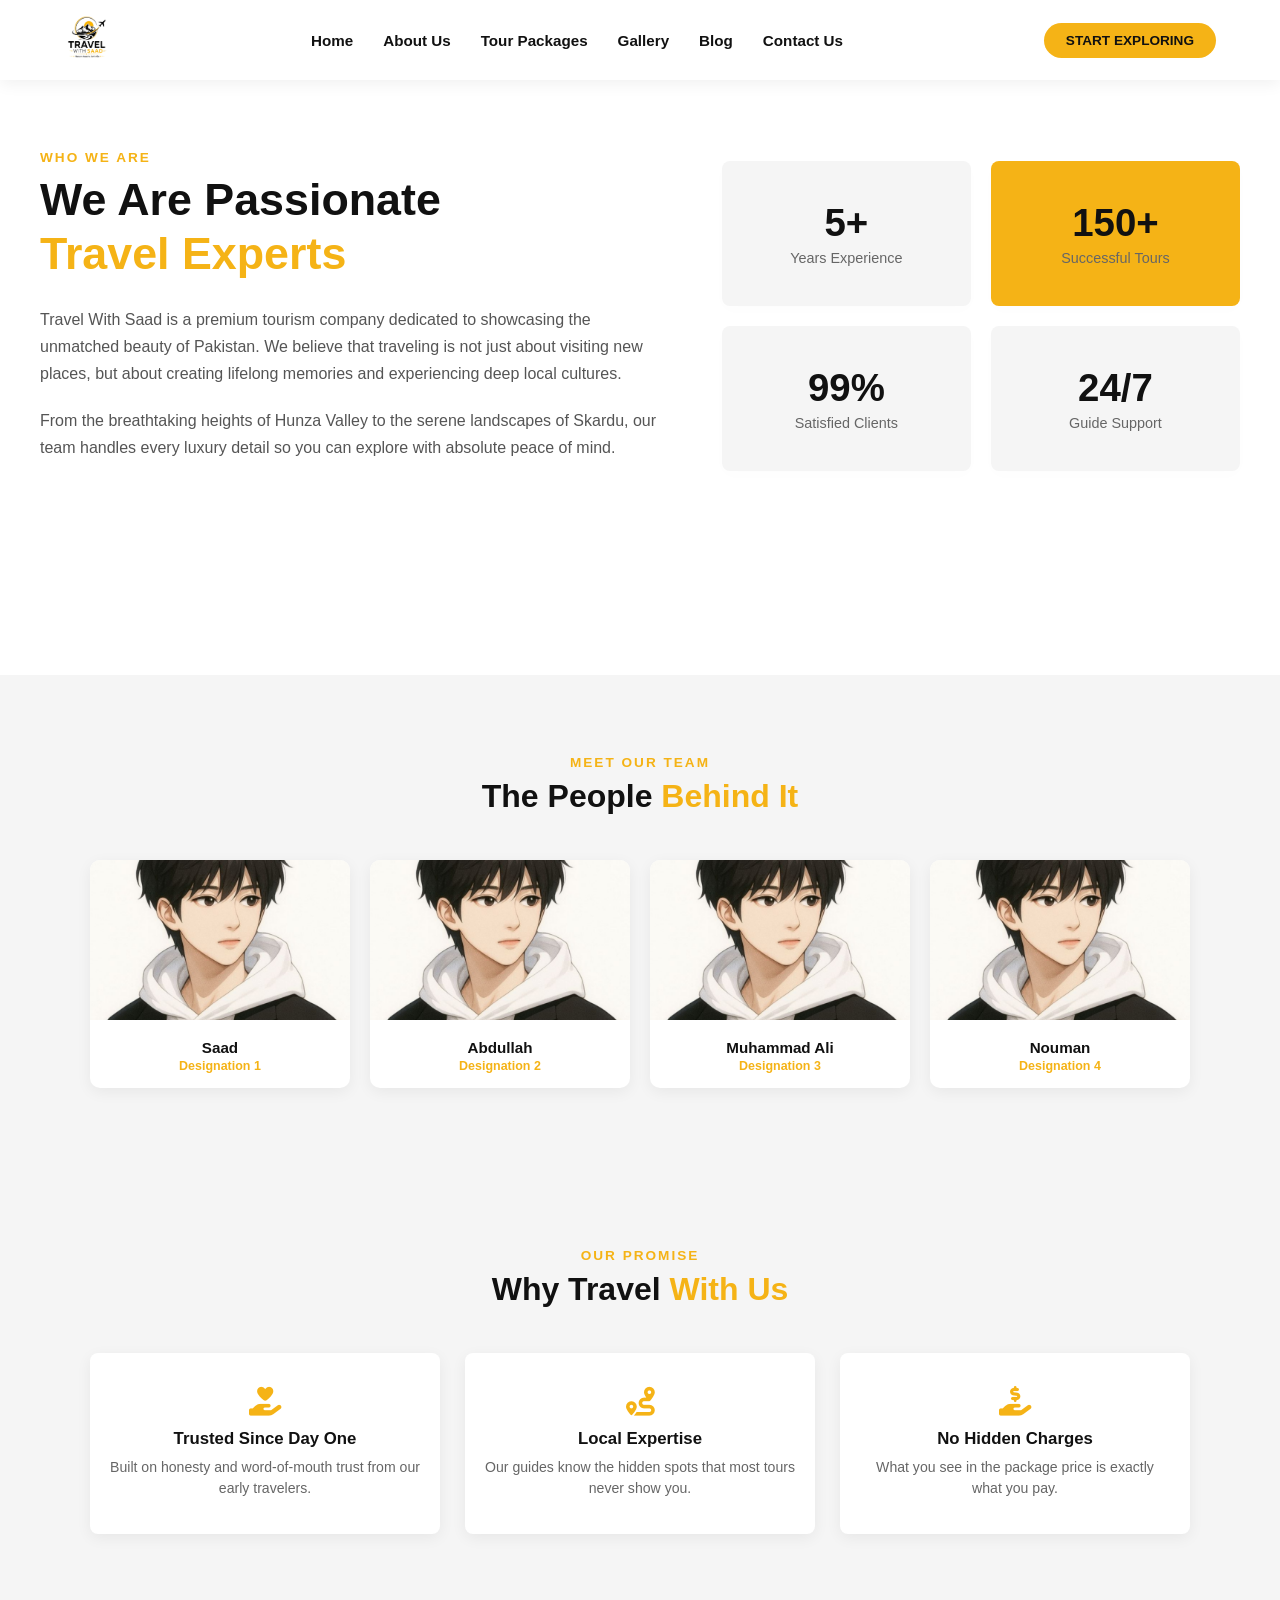
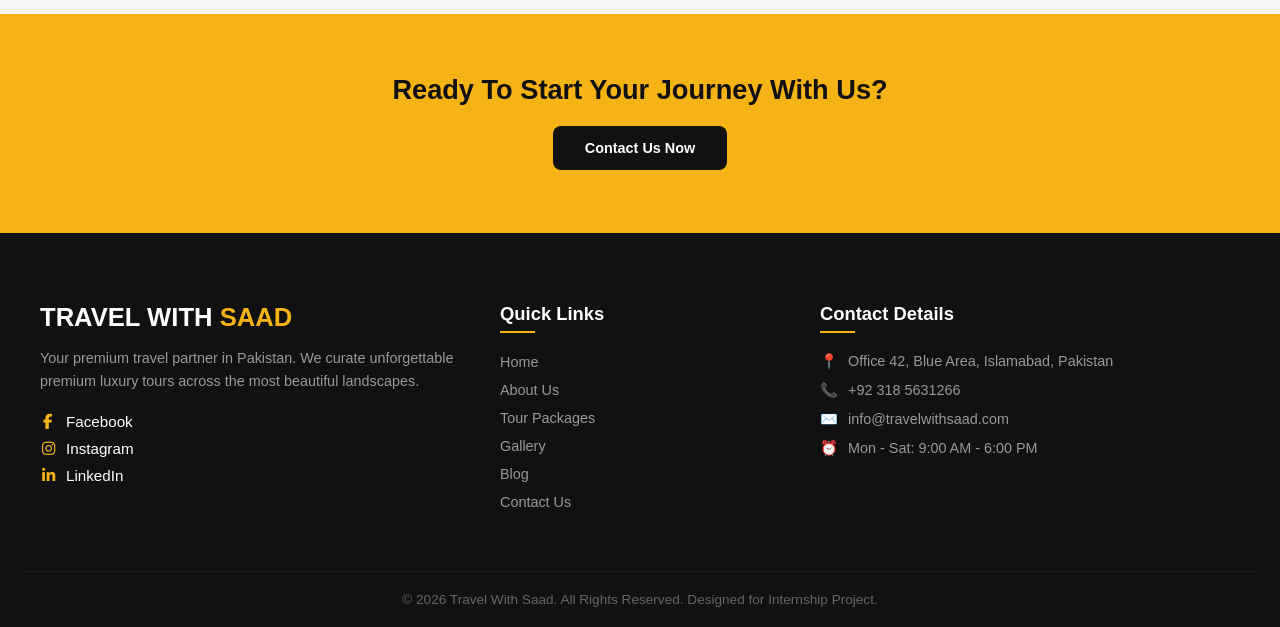
<file: about.html>
<!DOCTYPE html>
<html lang="en">
<head>
    <meta charset="UTF-8">
    <meta name="viewport" content="width=device-width, initial-scale=1.0">
    <title>travel-with-saad</title>
    <link rel="stylesheet" href="css/all.min.css"> 
     <link rel="stylesheet" href="style.css">
     <style>
        .about-page-content {
            padding: 150px 24px 80px 24px; 
            background-color: var(--white);
            width: 100%;
            min-height: 75vh;
        }

        .about-grid-wrapper {
            max-width: 1200px;
            margin: 0 auto;
            display: grid;
            grid-template-columns: 1.2fr 1fr; 
            gap: 60px;
            align-items: center;
        }

        .about-subtitle {
            color: var(--gold);
            font-weight: 600;
            text-transform: uppercase;
            font-size: 0.85rem;
            letter-spacing: 2px;
            margin-bottom: 8px;
        }

        .about-main-title {
            color: var(--black);
            font-size: 2.8rem;
            font-weight: 800;
            line-height: 1.2;
            margin-bottom: 25px;
        }

        .about-main-title span {
            color: var(--gold);
        }

        .about-paragraph {
            color: #555555;
            font-size: 1rem;
            line-height: 1.7;
            margin-bottom: 20px;
        }

        .about-stats-column {
            display: grid;
            grid-template-columns: repeat(2, 1fr); 
            gap: 20px;
        }

        .about-stat-box {
            background-color: var(--light-gray);
            padding: 40px 20px;
            border-radius: 8px;
            text-align: center;
            box-shadow: 0 4px 15px rgba(0, 0, 0, 0.01);
            transition: transform 0.3s ease;
        }

        .about-stat-box:hover {
            transform: translateY(-5px);
        }

        .about-stat-box h2 {
            font-size: 2.4rem;
            font-weight: 800;
            color: var(--black);
            margin-bottom: 5px;
        }

        .about-stat-box p {
            color: #666666;
            font-size: 0.9rem;
            font-weight: 500;
        }

        .about-stat-box.gold-box {
            background-color: var(--gold);
        }

        /* ⚡ MOBILE & TABLET MEDIA QUERY FOR CONTENT ONLY */
        @media screen and (max-width: 1024px) {
            .about-page-content {
                padding: 110px 20px 60px 20px; 
            }

            .about-grid-wrapper {
                grid-template-columns: 1fr; 
                gap: 40px;
            }

            .about-main-title {
                font-size: 2.2rem;
            }

            .about-stats-column {
                gap: 15px;
            }
        }
       /* ================================================
           TEAM MEMBERS SECTION CSS
           ================================================ */
        .team-section {
            padding: 80px 24px;
            text-align: center;
        }
        .team-header {
            max-width: 700px;
            margin: 0 auto 45px;
        }
        .team-subtitle {
            color: var(--gold);
            font-weight: 600;
            text-transform: uppercase;
            font-size: 0.85rem;
            letter-spacing: 2px;
            margin-bottom: 8px;
        }
        .team-title {
            color: var(--black);
            font-size: 2rem;
            font-weight: 800;
        }
        .team-title span {
            color: var(--gold);
        }
        .team-grid {
            max-width: 1100px;
            margin: 0 auto;
            display: grid;
            grid-template-columns: repeat(4, 1fr);
            gap: 20px;
        }
        .team-card {
            background-color: var(--white);
            border-radius: 10px;
            overflow: hidden;
            box-shadow: 0 4px 15px rgba(0,0,0,0.06);
            transition: transform 0.3s ease;
        }
        .team-card:hover {
            transform: translateY(-6px);
        }
        .team-photo {
            width: 100%;
            height: 160px;
            object-fit: cover;
        }
        .team-photo-placeholder {
            width: 100%;
            height: 160px;
            background-color: var(--light-gray);
            display: flex;
            align-items: center;
            justify-content: center;
            font-size: 2.5rem;
            color: var(--gold);
        }
        .team-info {
            padding: 15px;
        }
        .team-name {
            font-size: 0.95rem;
            font-weight: 700;
            color: var(--black);
            margin-bottom: 3px;
        }
        .team-role {
            color: var(--gold);
            font-size: 0.78rem;
            font-weight: 600;
        }
 
        /* ⚡ TEAM RESPONSIVE — TABLET */
        @media screen and (max-width: 1024px) {
            .team-section {
                padding: 60px 20px;
            }
            .team-grid {
                grid-template-columns: repeat(2, 1fr);
            }
            .team-title {
                font-size: 1.7rem;
            }
        }
 
        /* ⚡ TEAM RESPONSIVE — MOBILE */
        @media screen and (max-width: 576px) {
            .team-grid {
                grid-template-columns: 1fr;
            }
        }
/* ================================================
           TEAM MEMBERS SECTION CSS
           ================================================ */
        .team-section {
            padding: 80px 24px;
            text-align: center;
        }
        .team-header {
            max-width: 700px;
            margin: 0 auto 45px;
        }
        .team-subtitle {
            color: var(--gold);
            font-weight: 600;
            text-transform: uppercase;
            font-size: 0.85rem;
            letter-spacing: 2px;
            margin-bottom: 8px;
        }
        .team-title {
            color: var(--black);
            font-size: 2rem;
            font-weight: 800;
        }
        .team-title span {
            color: var(--gold);
        }
        .team-grid {
            max-width: 1100px;
            margin: 0 auto;
            display: grid;
            grid-template-columns: repeat(4, 1fr);
            gap: 20px;
        }
        .team-card {
            background-color: var(--white);
            border-radius: 10px;
            overflow: hidden;
            box-shadow: 0 4px 15px rgba(0,0,0,0.06);
            transition: transform 0.3s ease;
        }
        .team-card:hover {
            transform: translateY(-6px);
        }
        .team-photo {
            width: 100%;
            height: 160px;
            object-fit: cover;
        }
        .team-photo-placeholder {
            width: 100%;
            height: 160px;
            background-color: var(--light-gray);
            display: flex;
            align-items: center;
            justify-content: center;
            font-size: 2.5rem;
            color: var(--gold);
        }
        .team-info {
            padding: 15px;
        }
        .team-name {
            font-size: 0.95rem;
            font-weight: 700;
            color: var(--black);
            margin-bottom: 3px;
        }
        .team-role {
            color: var(--gold);
            font-size: 0.78rem;
            font-weight: 600;
        }
 
        /* ⚡ TEAM RESPONSIVE — TABLET */
        @media screen and (max-width: 1024px) {
            .team-section {
                padding: 60px 20px;
            }
            .team-grid {
                grid-template-columns: repeat(2, 1fr);
            }
            .team-title {
                font-size: 1.7rem;
            }
        }
 
        /* ⚡ TEAM RESPONSIVE — MOBILE */
        @media screen and (max-width: 576px) {
            .team-grid {
                grid-template-columns: 1fr;
            }
        }
 
        /* ================================================
           WHY TRAVEL WITH US SECTION CSS
           ================================================ */
        .why-travel-section {
            padding: 80px 24px;
            background-color: var(--light-gray);
            text-align: center;
        }
        .why-travel-header {
            max-width: 700px;
            margin: 0 auto 45px;
        }
        .why-travel-subtitle {
            color: var(--gold);
            font-weight: 600;
            text-transform: uppercase;
            font-size: 0.85rem;
            letter-spacing: 2px;
            margin-bottom: 8px;
        }
        .why-travel-title {
            color: var(--black);
            font-size: 2rem;
            font-weight: 800;
        }
        .why-travel-title span {
            color: var(--gold);
        }
        .why-travel-grid {
            max-width: 1100px;
            margin: 0 auto;
            display: grid;
            grid-template-columns: repeat(3, 1fr);
            gap: 25px;
        }
        .why-travel-box {
            background-color: var(--white);
            padding: 35px 20px;
            border-radius: 8px;
            box-shadow: 0 4px 15px rgba(0,0,0,0.06);
        }
        .why-travel-icon {
            font-size: 1.8rem;
            color: var(--gold);
            margin-bottom: 12px;
        }
        .why-travel-box h3 {
            font-size: 1.05rem;
            font-weight: 700;
            color: var(--black);
            margin-bottom: 8px;
        }
        .why-travel-box p {
            color: #666666;
            font-size: 0.88rem;
            line-height: 1.5;
        }
 
        /* ================================================
           CTA BANNER SECTION CSS
           ================================================ */
        .about-cta-section {
            padding: 60px 24px;
            background-color: var(--gold);
            text-align: center;
        }
        .about-cta-section h2 {
            color: var(--black);
            font-size: 1.7rem;
            font-weight: 800;
            margin-bottom: 20px;
        }
        .about-cta-btn {
            display: inline-block;
            background-color: var(--black);
            color: #ffffff;
            padding: 14px 32px;
            border-radius: 8px;
            text-decoration: none;
            font-weight: 600;
            font-size: 0.9rem;
        }
 
        /* ⚡ NEW SECTIONS RESPONSIVE — TABLET */
        @media screen and (max-width: 1024px) {
            .why-travel-grid {
                grid-template-columns: repeat(2, 1fr);
            }
            .why-travel-title {
                font-size: 1.7rem;
            }
        }
 
        /* ⚡ NEW SECTIONS RESPONSIVE — MOBILE */
        @media screen and (max-width: 576px) {
            .why-travel-grid {
                grid-template-columns: 1fr;
            }
            .why-travel-section,
            .about-cta-section {
                padding: 50px 18px;
            }
        }

    </style>
</head>
<body>
  <!-- ==========================================
     SOLID WHITE NAVIGATION BAR (FOR INNER PAGES)
     ========================================== -->
<header class="inner-main-navbar">
    <div class="inner-nav-container">
        <!-- Logo Link -->
        <a href="index.html" class="inner-nav-logo">
            <img src="logo.png" alt="Travel With Saad Logo" class="inner-logo-img">
        </a>
        
        <!-- Navigation Menu Links -->
        <nav class="inner-nav-menu" id="innerNavMenu">
            <a href="index.html" class="inner-nav-link">Home</a>
            <a href="about.html" class="inner-nav-link">About Us</a>
            <a href="packages.html" class="inner-nav-link">Tour Packages</a>
            <a href="gallery.html" class="inner-nav-link">Gallery</a>
            <a href="blog.html" class="inner-nav-link">Blog</a>
            <a href="contact.html" class="inner-nav-link">Contact Us</a>
        </nav>

        <!-- Right Side Start Exploring Button -->
        <a href="contact.html" class="inner-nav-cta">Start Exploring</a>
        
        <!-- Hamburger Button (Tablet + Mobile) -->
        <button class="inner-hamburger-btn" id="innerMenuBtn" aria-label="Toggle Navigation">
            <span class="inner-bar"></span>
            <span class="inner-bar"></span>
            <span class="inner-bar"></span>
        </button>
    </div>
</header>
<!-- ==========================================
     ABOUT US MAIN CONTENT SECTION
     ========================================== -->
<section class="about-page-content">
    <div class="about-grid-wrapper">
        
        <!-- Left Column: Company Description -->
        <div class="about-text-column">
            <p class="about-subtitle">Who We Are</p>
            <h1 class="about-main-title">We Are Passionate <br><span>Travel Experts</span></h1>
            <p class="about-paragraph">Travel With Saad is a premium tourism company dedicated to showcasing the unmatched beauty of Pakistan. We believe that traveling is not just about visiting new places, but about creating lifelong memories and experiencing deep local cultures.</p>
            <p class="about-paragraph">From the breathtaking heights of Hunza Valley to the serene landscapes of Skardu, our team handles every luxury detail so you can explore with absolute peace of mind.</p>
        </div>

       <!-- Right Column: Stats Blocks Grid -->
<div class="about-stats-column">
    <div class="about-stat-box">
       
        <h2><span id="touristCounter" data-target="5">0</span>+</h2>
        <p>Years Experience</p>
    </div>
    <div class="about-stat-box gold-box">
        
        <h2><span id="touristCounter" data-target="150">0</span>+</h2>
        <p>Successful Tours</p>
    </div>
    <div class="about-stat-box">
       
        <h2><span id="touristCounter" data-target="99">0</span>%</h2>
        <p>Satisfied Clients</p>
    </div>
    <div class="about-stat-box">
        <h2>24/7</h2>
        <p>Guide Support</p>
    </div>
</div>


    </div>
</section>
<!-- ================================================
     TEAM MEMBERS SECTION
     ================================================ -->
<section class="team-section">
    <div class="team-header">
        <p class="team-subtitle">Meet Our Team</p>
        <h2 class="team-title">The People <span>Behind It</span></h2>
    </div>
    <div class="team-grid">
        <div class="team-card">
            <img src="man pic.png" alt="Name 1" class="team-photo">
            <div class="team-info">
                <p class="team-name">Saad</p>
                <p class="team-role">Designation 1</p>
            </div>
        </div>
        <div class="team-card">
            <img src="man pic.png" alt="Name 2" class="team-photo">
            <div class="team-info">
                <p class="team-name">Abdullah</p>
                <p class="team-role">Designation 2</p>
            </div>
        </div>
        <div class="team-card">
            <img src="man pic.png" alt="Name 3" class="team-photo">
            <div class="team-info">
                <p class="team-name">Muhammad Ali</p>
                <p class="team-role">Designation 3</p>
            </div>
        </div>
        <div class="team-card">
            <img src="man pic.png" alt="Name 4" class="team-photo">
            <div class="team-info">
                <p class="team-name">Nouman</p>
                <p class="team-role">Designation 4</p>
            </div>
        </div>
    </div>
</section>
 
<!-- ================================================
     WHY TRAVEL WITH US SECTION
     ================================================ -->
<section class="why-travel-section">
    <div class="why-travel-header">
        <p class="why-travel-subtitle">Our Promise</p>
        <h2 class="why-travel-title">Why Travel <span>With Us</span></h2>
    </div>
    <div class="why-travel-grid">
        <div class="why-travel-box">
            <i class="fas fa-hand-holding-heart why-travel-icon"></i>
            <h3>Trusted Since Day One</h3>
            <p>Built on honesty and word-of-mouth trust from our early travelers.</p>
        </div>
        <div class="why-travel-box">
            <i class="fas fa-route why-travel-icon"></i>
            <h3>Local Expertise</h3>
            <p>Our guides know the hidden spots that most tours never show you.</p>
        </div>
        <div class="why-travel-box">
            <i class="fas fa-hand-holding-usd why-travel-icon"></i>
            <h3>No Hidden Charges</h3>
            <p>What you see in the package price is exactly what you pay.</p>
        </div>
    </div>
</section>
 
<!-- ================================================
     CTA BANNER SECTION
     ================================================ -->
<section class="about-cta-section">
    <h2>Ready To Start Your Journey With Us?</h2>
    <a href="contact.html" class="about-cta-btn">Contact Us Now</a>
</section>
 
<!-- ==========================================
     MAIN WEBSITE FOOTER SECTION
     ========================================== -->
<footer class="main-footer">
    <div class="footer-container">
        
        <!-- Column 1: Brand & Logo Info -->
        <div class="footer-col brand-info">
            <h3 class="footer-logo">Travel With <span>Saad</span></h3>
            <p class="footer-desc">Your premium travel partner in Pakistan. We curate unforgettable premium luxury tours across the most beautiful landscapes.</p>
            
          
<!-- Is code se icons aur text dono saaf likhe hue nazar aaein ge -->
<div class="footer-social-links" style="display: flex; flex-direction: column; gap: 10px; margin-top: 20px;">
    
    <!-- 1. Facebook Link -->
    <a href="https://www.facebook.com/iamrajasaad" target="_blank" aria-label="Facebook" style="color: #ffffff; font-size: 0.95rem; text-decoration: none; font-family: sans-serif; display: flex; align-items: center; gap: 10px;">
        <i class="fab fa-facebook-f" style="color: #f5b316; width: 16px;"></i> Facebook
    </a>
    
    <!-- 2. Instagram Link -->
    <a href="https://instagram.com" target="_blank" aria-label="Instagram" style="color: #ffffff; font-size: 0.95rem; text-decoration: none; font-family: sans-serif; display: flex; align-items: center; gap: 10px;">
        <i class="fab fa-instagram" style="color: #f5b316; width: 16px;"></i> Instagram
    </a>
    
    <!-- 3. LinkedIn Link -->
    <a href="https://www.linkedin.com/company/travel-with-saad/" target="_blank" aria-label="LinkedIn" style="color: #ffffff; font-size: 0.95rem; text-decoration: none; font-family: sans-serif; display: flex; align-items: center; gap: 10px;">
        <i class="fab fa-linkedin-in" style="color: #f5b316; width: 16px;"></i> LinkedIn
    </a>

</div>


        </div>

        <!-- Column 2: Quick Links Navigation -->
        <div class="footer-col links-info">
            <h4 class="footer-heading">Quick Links</h4>
            <ul class="footer-links-list">
                <li><a href="index.html">Home</a></li>
                <li><a href="about.html">About Us</a></li>
                <li><a href="packages.html">Tour Packages</a></li>
                <li><a href="gallery.html">Gallery</a></li>
                <li><a href="blog.html">Blog</a></li>
                <li><a href="contact.html">Contact Us</a></li>
            </ul>
        </div>

        <!-- Column 3: Real Direct Contact details -->
        <div class="footer-col contact-info">
            <h4 class="footer-heading">Contact Details</h4>
            <ul class="footer-contact-list">
                <li><span>📍</span> Office 42, Blue Area, Islamabad, Pakistan</li>
                <li><span>📞</span> +92 318 5631266</li> <!-- Mentor ka asli contact number responsibly bina list kharab kiye update kar diya -->
                <li><span>✉️</span> info@travelwithsaad.com</li>
                <li><span>⏰</span> Mon - Sat: 9:00 AM - 6:00 PM</li>
            </ul>
        </div>

    </div>

    <!-- Bottom Copyright Strip -->
    <div class="footer-bottom-strip">
        <p>&copy; 2026 Travel With Saad. All Rights Reserved. Designed for Internship Project.</p>
    </div>
</footer>






<script src="script.js"></script>

</body>
</html>
</file>
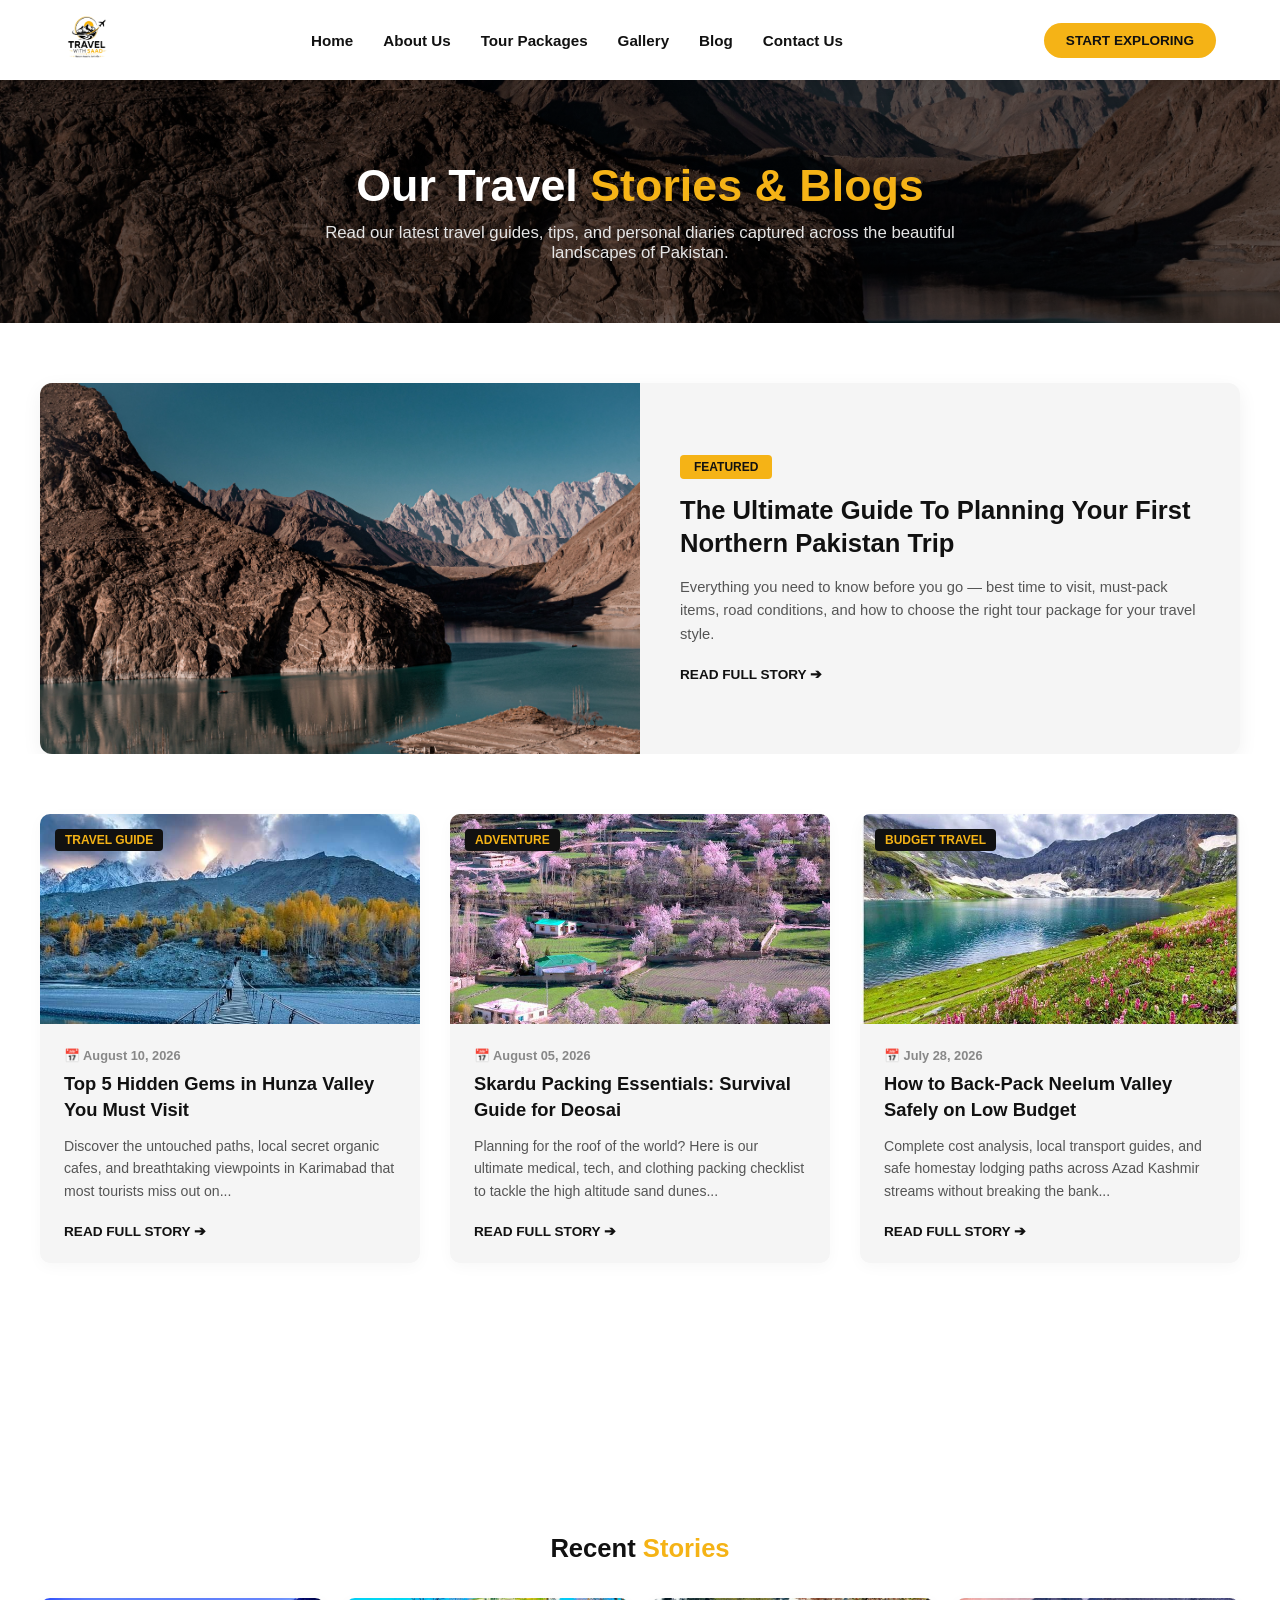
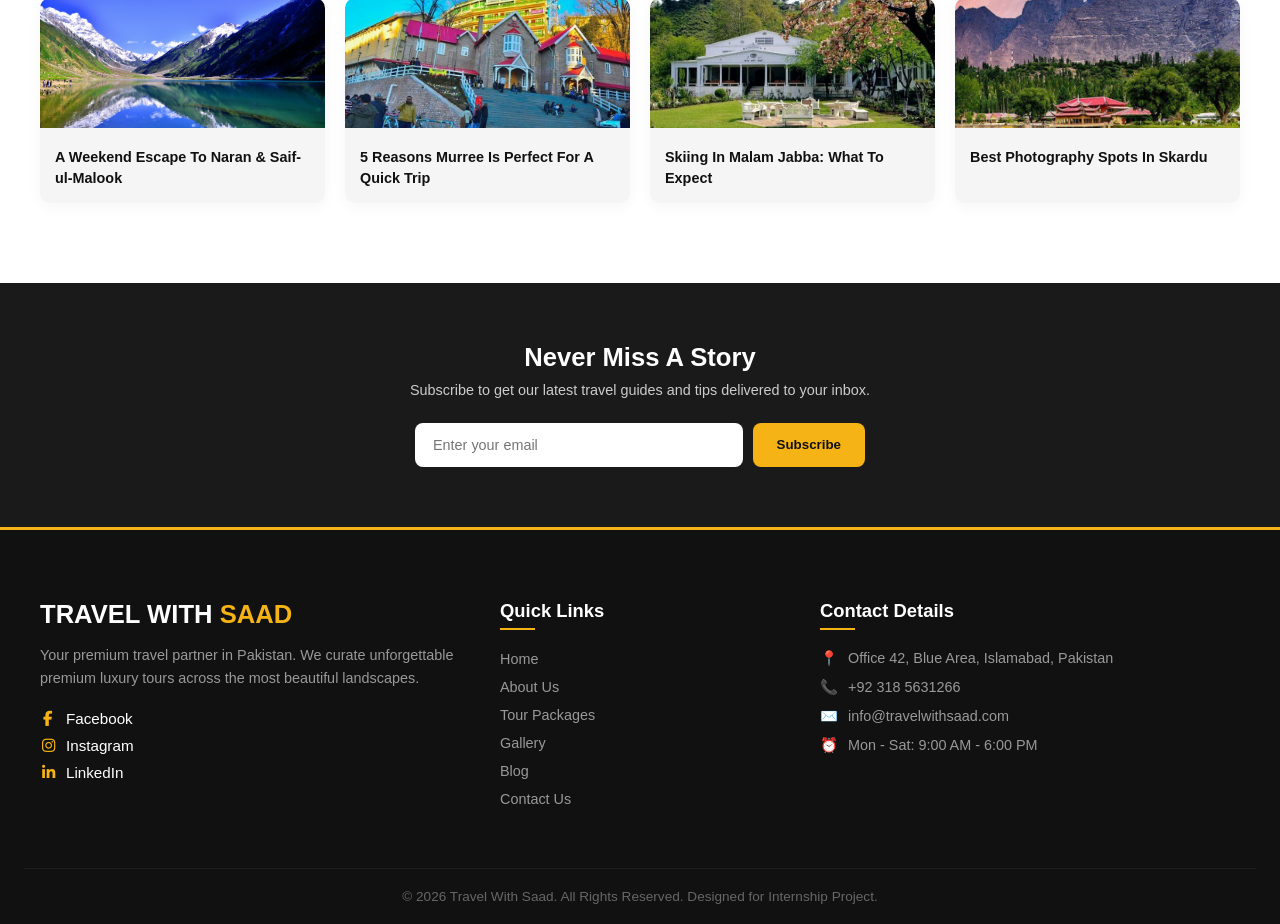
<file: blog.html>
<!DOCTYPE html>
<html lang="en">
<head>
    <meta charset="UTF-8">
    <meta name="viewport" content="width=device-width, initial-scale=1.0">
    <title>travel-with-saad</title>
    <link rel="stylesheet" href="css/all.min.css"> 
     <link rel="stylesheet" href="style.css">
     <style>
    /* ==========================================
       📌 CONTENT SPECIFIC BLOG STYLING (INTERNAL)
       ========================================== */
    .blog-page-hero {
        padding: 160px 24px 60px 24px;
         background-image: linear-gradient(rgba(0, 0, 0, 0.6), rgba(0, 0, 0, 0.6)), url('hunza valley/Attabad Lake.jpg');
        background-size: cover;
        background-position: center;
        text-align: center;
        width: 100%;
        color: var(--white);
    }

    .blog-page-hero h1 {
        color: #FFFFFF !important;
        font-size: 2.8rem;
        font-weight: 800;
        margin-bottom: 12px;
    }

    .blog-page-hero h1 span { color: var(--gold) !important; }

    .blog-page-hero p {
        color: #E5E5E5 !important;
        font-size: 1.05rem;
        max-width: 650px;
        margin: 0 auto;
    }

    .blog-full-section {
        padding: 60px 24px 90px 24px;
        background-color: var(--white);
        width: 100%;
        min-height: 80vh;
    }

    /* Standard 3-Columns Grid layout architecture */
    .blog-full-grid {
        max-width: 1200px;
        margin: 0 auto;
        display: grid;
        grid-template-columns: repeat(3, 1fr); 
        gap: 30px;
    }

    .blog-post-card {
        background-color: var(--light-gray);
        border-radius: 10px;
        overflow: hidden;
        box-shadow: 0 4px 15px rgba(0,0,0,0.03);
        display: flex;
        flex-direction: column;
        transition: transform 0.3s ease;
    }
    .blog-post-card:hover { transform: translateY(-6px); }

    .blog-img-box {
        position: relative;
        height: 210px;
        width: 100%;
    }

    .blog-card-img {
        width: 100%;
        height: 100%;
        object-fit: cover;
    }

    .blog-card-tag {
        position: absolute;
        top: 15px;
        left: 15px;
        background-color: var(--black);
        color: var(--gold);
        padding: 4px 10px;
        font-size: 0.75rem;
        font-weight: 700;
        border-radius: 4px;
        text-transform: uppercase;
    }

    .blog-card-body {
        padding: 24px;
        display: flex;
        flex-direction: column;
        flex-grow: 1;
    }

    .blog-card-date {
        color: #888888;
        font-size: 0.8rem;
        font-weight: 600;
        margin-bottom: 8px;
    }

    .blog-card-title {
        color: var(--black);
        font-size: 1.15rem;
        font-weight: 700;
        line-height: 1.4;
        margin-bottom: 12px;
    }

    .blog-card-excerpt {
        color: #555555;
        font-size: 0.88rem;
        line-height: 1.6;
        margin-bottom: 20px;
        flex-grow: 1;
    }

    .blog-read-btn {
        color: var(--black);
        text-decoration: none;
        font-weight: 700;
        font-size: 0.85rem;
        text-transform: uppercase;
        transition: color 0.2s ease;
    }
    .blog-read-btn:hover { color: var(--gold); }

    /* ==========================================
       ⚡ RESPONSIVE MEDIA QUERIES (TABLET & MOBILE)
       ========================================== */
    @media screen and (max-width: 1024px) {
        .blog-full-grid {
            grid-template-columns: repeat(2, 1fr); /* 2 columns rows on tablets */
            gap: 20px;
        }
        .blog-page-hero h1 { font-size: 2.2rem; }
    }

    @media screen and (max-width: 650px) {
        .blog-full-grid { grid-template-columns: 1fr; } /* Vertical single strip card cascade on mobiles */
        .blog-full-section { padding: 40px 15px; }
    }

    /* ================================================
       FEATURED POST SECTION CSS
       ================================================ */
    .featured-post-section {
        padding: 60px 24px 0 24px;
        background-color: var(--white);
    }
    .featured-post-card {
        max-width: 1200px;
        margin: 0 auto;
        background-color: var(--light-gray);
        border-radius: 12px;
        overflow: hidden;
        display: grid;
        grid-template-columns: 1fr 1fr;
        box-shadow: 0 6px 20px rgba(0,0,0,0.06);
    }
    .featured-post-img {
        width: 100%;
        height: 100%;
        min-height: 320px;
        object-fit: cover;
    }
    .featured-post-content {
        padding: 40px;
        display: flex;
        flex-direction: column;
        justify-content: center;
    }
    .featured-post-badge {
        display: inline-block;
        background-color: var(--gold);
        color: var(--black);
        padding: 5px 14px;
        border-radius: 4px;
        font-size: 0.75rem;
        font-weight: 700;
        text-transform: uppercase;
        margin-bottom: 15px;
        width: fit-content;
    }
    .featured-post-content h2 {
        font-size: 1.6rem;
        font-weight: 800;
        color: var(--black);
        margin-bottom: 15px;
        line-height: 1.3;
    }
    .featured-post-content p {
        color: #555555;
        font-size: 0.92rem;
        line-height: 1.6;
        margin-bottom: 20px;
    }

    /* ================================================
       NEWSLETTER SECTION CSS
       ================================================ */
    .blog-newsletter-section {
        padding: 60px 24px;
        background-color: #1a1a1a;
        text-align: center;
    }
    .blog-newsletter-section h2 {
        color: #fff;
        font-size: 1.6rem;
        margin-bottom: 10px;
    }
    .blog-newsletter-section p {
        color: #ccc;
        font-size: 0.9rem;
        margin-bottom: 25px;
    }
    .blog-newsletter-form {
        display: flex;
        justify-content: center;
        gap: 10px;
        max-width: 450px;
        margin: 0 auto;
    }
    .blog-newsletter-form input {
        flex: 1;
        padding: 14px 18px;
        border-radius: 8px;
        border: none;
        font-size: 0.9rem;
    }
    .blog-newsletter-form button {
        padding: 14px 24px;
        background: var(--gold);
        color: var(--black);
        border: none;
        border-radius: 8px;
        font-weight: 700;
        cursor: pointer;
    }

    /* ================================================
       RELATED / RECENT POSTS SECTION CSS
       ================================================ */
    .related-posts-section {
        padding: 60px 24px 80px 24px;
        background-color: var(--white);
        text-align: center;
    }
    .related-posts-section .section-title {
        font-size: 1.6rem;
        font-weight: 800;
        color: var(--black);
        margin-bottom: 35px;
    }
    .related-posts-section .section-title span {
        color: var(--gold);
    }
    .related-posts-grid {
        max-width: 1200px;
        margin: 0 auto;
        display: grid;
        grid-template-columns: repeat(4, 1fr);
        gap: 20px;
    }
    .related-post-card {
        text-align: left;
        border-radius: 10px;
        overflow: hidden;
        background-color: var(--light-gray);
        box-shadow: 0 4px 15px rgba(0,0,0,0.04);
    }
    .related-post-card img {
        width: 100%;
        height: 130px;
        object-fit: cover;
    }
    .related-post-card .related-post-body {
        padding: 15px;
    }
    .related-post-card h4 {
        font-size: 0.9rem;
        font-weight: 700;
        color: var(--black);
        line-height: 1.4;
    }

    /* ⚡ NEW SECTIONS RESPONSIVE — TABLET */
    @media screen and (max-width: 1024px) {
        .featured-post-card {
            grid-template-columns: 1fr;
        }
        .related-posts-grid {
            grid-template-columns: repeat(2, 1fr);
        }
    }

    /* ⚡ NEW SECTIONS RESPONSIVE — MOBILE */
    @media screen and (max-width: 650px) {
        .related-posts-grid {
            grid-template-columns: 1fr;
        }
        .blog-newsletter-form {
            flex-direction: column;
        }
        .featured-post-content {
            padding: 25px;
        }
        .featured-post-section,
        .blog-newsletter-section,
        .related-posts-section {
            padding: 45px 18px;
        }
    }
</style>

</head>
<body>
  <!-- ==========================================
     SOLID WHITE NAVIGATION BAR (FOR INNER PAGES)
     ========================================== -->
<header class="inner-main-navbar">
    <div class="inner-nav-container">
        <!-- Logo Link -->
        <a href="index.html" class="inner-nav-logo">
            <img src="logo.png" alt="Travel With Saad Logo" class="inner-logo-img">
        </a>
        
        <!-- Navigation Menu Links -->
        <nav class="inner-nav-menu" id="innerNavMenu">
            <a href="index.html" class="inner-nav-link">Home</a>
            <a href="about.html" class="inner-nav-link">About Us</a>
            <a href="packages.html" class="inner-nav-link">Tour Packages</a>
            <a href="gallery.html" class="inner-nav-link">Gallery</a>
            <a href="blog.html" class="inner-nav-link">Blog</a>
            <a href="contact.html" class="inner-nav-link">Contact Us</a>
        </nav>

        <!-- Right Side Start Exploring Button -->
        <a href="contact.html" class="inner-nav-cta">Start Exploring</a>
        
        <!-- Hamburger Button (Tablet + Mobile) -->
        <button class="inner-hamburger-btn" id="innerMenuBtn" aria-label="Toggle Navigation">
            <span class="inner-bar"></span>
            <span class="inner-bar"></span>
            <span class="inner-bar"></span>
        </button>
    </div>
</header>
<!-- ==========================================
     BLOG PAGE HERO COVER BANNER
     ========================================== -->
<section class="blog-page-hero">
    <h1>Our Travel <span>Stories & Blogs</span></h1>
    <p>Read our latest travel guides, tips, and personal diaries captured across the beautiful landscapes of Pakistan.</p>
</section>

<!-- ================================================
     FEATURED POST SECTION
     ================================================ -->
<section class="featured-post-section">
    <div class="featured-post-card">
        <img src="hunza valley/Attabad Lake.jpg" alt="Featured Post" class="featured-post-img">
        <div class="featured-post-content">
            <span class="featured-post-badge">Featured</span>
            <h2>The Ultimate Guide To Planning Your First Northern Pakistan Trip</h2>
            <p>Everything you need to know before you go — best time to visit, must-pack items, road conditions, and how to choose the right tour package for your travel style.</p>
            <a href="#" class="blog-read-btn">Read Full Story ➔</a>
        </div>
    </div>
</section>

<!-- ==========================================
     3 CORE CARDS ARTICLES SECTION
     ========================================== -->
<section class="blog-full-section">
    <div class="blog-full-grid">
        
        <!-- Blog Card 1: Hunza -->
        <article class="blog-post-card">
            <div class="blog-img-box">
                <img src="hunza valley/Hussaini Suspension.jfif" alt="Hunza Guide" class="blog-card-img">
                <span class="blog-card-tag">Travel Guide</span>
            </div>
            <div class="blog-card-body">
                <p class="blog-card-date">📅 August 10, 2026</p>
                <h3 class="blog-card-title">Top 5 Hidden Gems in Hunza Valley You Must Visit</h3>
                <p class="blog-card-excerpt">Discover the untouched paths, local secret organic cafes, and breathtaking viewpoints in Karimabad that most tourists miss out on...</p>
                <a href="#" class="blog-read-btn">Read Full Story ➔</a>
            </div>
        </article>

        <!-- Blog Card 2: Skardu -->
        <article class="blog-post-card">
            <div class="blog-img-box">
                <img src="skardu/skardu 4.jfif" alt="Skardu Tips" class="blog-card-img">
                <span class="blog-card-tag">Adventure</span>
            </div>
            <div class="blog-card-body">
                <p class="blog-card-date">📅 August 05, 2026</p>
                <h3 class="blog-card-title">Skardu Packing Essentials: Survival Guide for Deosai</h3>
                <p class="blog-card-excerpt">Planning for the roof of the world? Here is our ultimate medical, tech, and clothing packing checklist to tackle the high altitude sand dunes...</p>
                <a href="#" class="blog-read-btn">Read Full Story ➔</a>
            </div>
        </article>

        <!-- Blog Card 3: Kashmir -->
        <article class="blog-post-card">
            <div class="blog-img-box">
                <img src="kashmir/kashmir 1.jfif" alt="Kashmir Budget" class="blog-card-img">
                <span class="blog-card-tag">Budget Travel</span>
            </div>
            <div class="blog-card-body">
                <p class="blog-card-date">📅 July 28, 2026</p>
                <h3 class="blog-card-title">How to Back-Pack Neelum Valley Safely on Low Budget</h3>
                <p class="blog-card-excerpt">Complete cost analysis, local transport guides, and safe homestay lodging paths across Azad Kashmir streams without breaking the bank...</p>
                <a href="#" class="blog-read-btn">Read Full Story ➔</a>
            </div>
        </article>

    </div>
</section>

<!-- ================================================
     RELATED / RECENT POSTS SECTION
     ================================================ -->
<section class="related-posts-section">
    <h2 class="section-title">Recent <span>Stories</span></h2>
    <div class="related-posts-grid">
        <div class="related-post-card">
            <img src="naran/naran 3.jpg" alt="Naran Kaghan">
            <div class="related-post-body">
                <h4>A Weekend Escape To Naran & Saif-ul-Malook</h4>
            </div>
        </div>
        <div class="related-post-card">
            <img src="murree/murree 1.jfif" alt="Murree Hills">
            <div class="related-post-body">
                <h4>5 Reasons Murree Is Perfect For A Quick Trip</h4>
            </div>
        </div>
        <div class="related-post-card">
            <img src="swat/swat 3.jfif" alt="Swat Valley">
            <div class="related-post-body">
                <h4>Skiing In Malam Jabba: What To Expect</h4>
            </div>
        </div>
        <div class="related-post-card">
            <img src="skardu/skardu 6.jfif" alt="Skardu">
            <div class="related-post-body">
                <h4>Best Photography Spots In Skardu</h4>
            </div>
        </div>
    </div>
</section>

<!-- ================================================
     NEWSLETTER SECTION
     ================================================ -->
<section class="blog-newsletter-section">
    <h2>Never Miss A Story</h2>
    <p>Subscribe to get our latest travel guides and tips delivered to your inbox.</p>
    <form class="blog-newsletter-form" action="https://formspree.io/f/mljrjzow" method="POST">
        <input type="email" name="email" placeholder="Enter your email" required>
        <button type="submit">Subscribe</button>
    </form>
</section>

<!-- ==========================================
     MAIN WEBSITE FOOTER SECTION
     ========================================== -->
<footer class="main-footer">
    <div class="footer-container">
        
        <!-- Column 1: Brand & Logo Info -->
        <div class="footer-col brand-info">
            <h3 class="footer-logo">Travel With <span>Saad</span></h3>
            <p class="footer-desc">Your premium travel partner in Pakistan. We curate unforgettable premium luxury tours across the most beautiful landscapes.</p>
            
          
<!-- Is code se icons aur text dono saaf likhe hue nazar aaein ge -->
<div class="footer-social-links" style="display: flex; flex-direction: column; gap: 10px; margin-top: 20px;">
    
    <!-- 1. Facebook Link -->
    <a href="https://www.facebook.com/iamrajasaad" target="_blank" aria-label="Facebook" style="color: #ffffff; font-size: 0.95rem; text-decoration: none; font-family: sans-serif; display: flex; align-items: center; gap: 10px;">
        <i class="fab fa-facebook-f" style="color: #f5b316; width: 16px;"></i> Facebook
    </a>
    
    <!-- 2. Instagram Link -->
    <a href="https://instagram.com" target="_blank" aria-label="Instagram" style="color: #ffffff; font-size: 0.95rem; text-decoration: none; font-family: sans-serif; display: flex; align-items: center; gap: 10px;">
        <i class="fab fa-instagram" style="color: #f5b316; width: 16px;"></i> Instagram
    </a>
    
    <!-- 3. LinkedIn Link -->
    <a href="https://www.linkedin.com/company/travel-with-saad/" target="_blank" aria-label="LinkedIn" style="color: #ffffff; font-size: 0.95rem; text-decoration: none; font-family: sans-serif; display: flex; align-items: center; gap: 10px;">
        <i class="fab fa-linkedin-in" style="color: #f5b316; width: 16px;"></i> LinkedIn
    </a>

</div>


        </div>

        <!-- Column 2: Quick Links Navigation -->
        <div class="footer-col links-info">
            <h4 class="footer-heading">Quick Links</h4>
            <ul class="footer-links-list">
                <li><a href="index.html">Home</a></li>
                <li><a href="about.html">About Us</a></li>
                <li><a href="packages.html">Tour Packages</a></li>
                <li><a href="gallery.html">Gallery</a></li>
                <li><a href="blog.html">Blog</a></li>
                <li><a href="contact.html">Contact Us</a></li>
            </ul>
        </div>

        <!-- Column 3: Real Direct Contact details -->
        <div class="footer-col contact-info">
            <h4 class="footer-heading">Contact Details</h4>
            <ul class="footer-contact-list">
                <li><span>📍</span> Office 42, Blue Area, Islamabad, Pakistan</li>
                <li><span>📞</span> +92 318 5631266</li> <!-- Mentor ka asli contact number responsibly bina list kharab kiye update kar diya -->
                <li><span>✉️</span> info@travelwithsaad.com</li>
                <li><span>⏰</span> Mon - Sat: 9:00 AM - 6:00 PM</li>
            </ul>
        </div>

    </div>

    <!-- Bottom Copyright Strip -->
    <div class="footer-bottom-strip">
        <p>&copy; 2026 Travel With Saad. All Rights Reserved. Designed for Internship Project.</p>
    </div>
</footer>




<script src="script.js"></script>

</body>
</html>
</file>
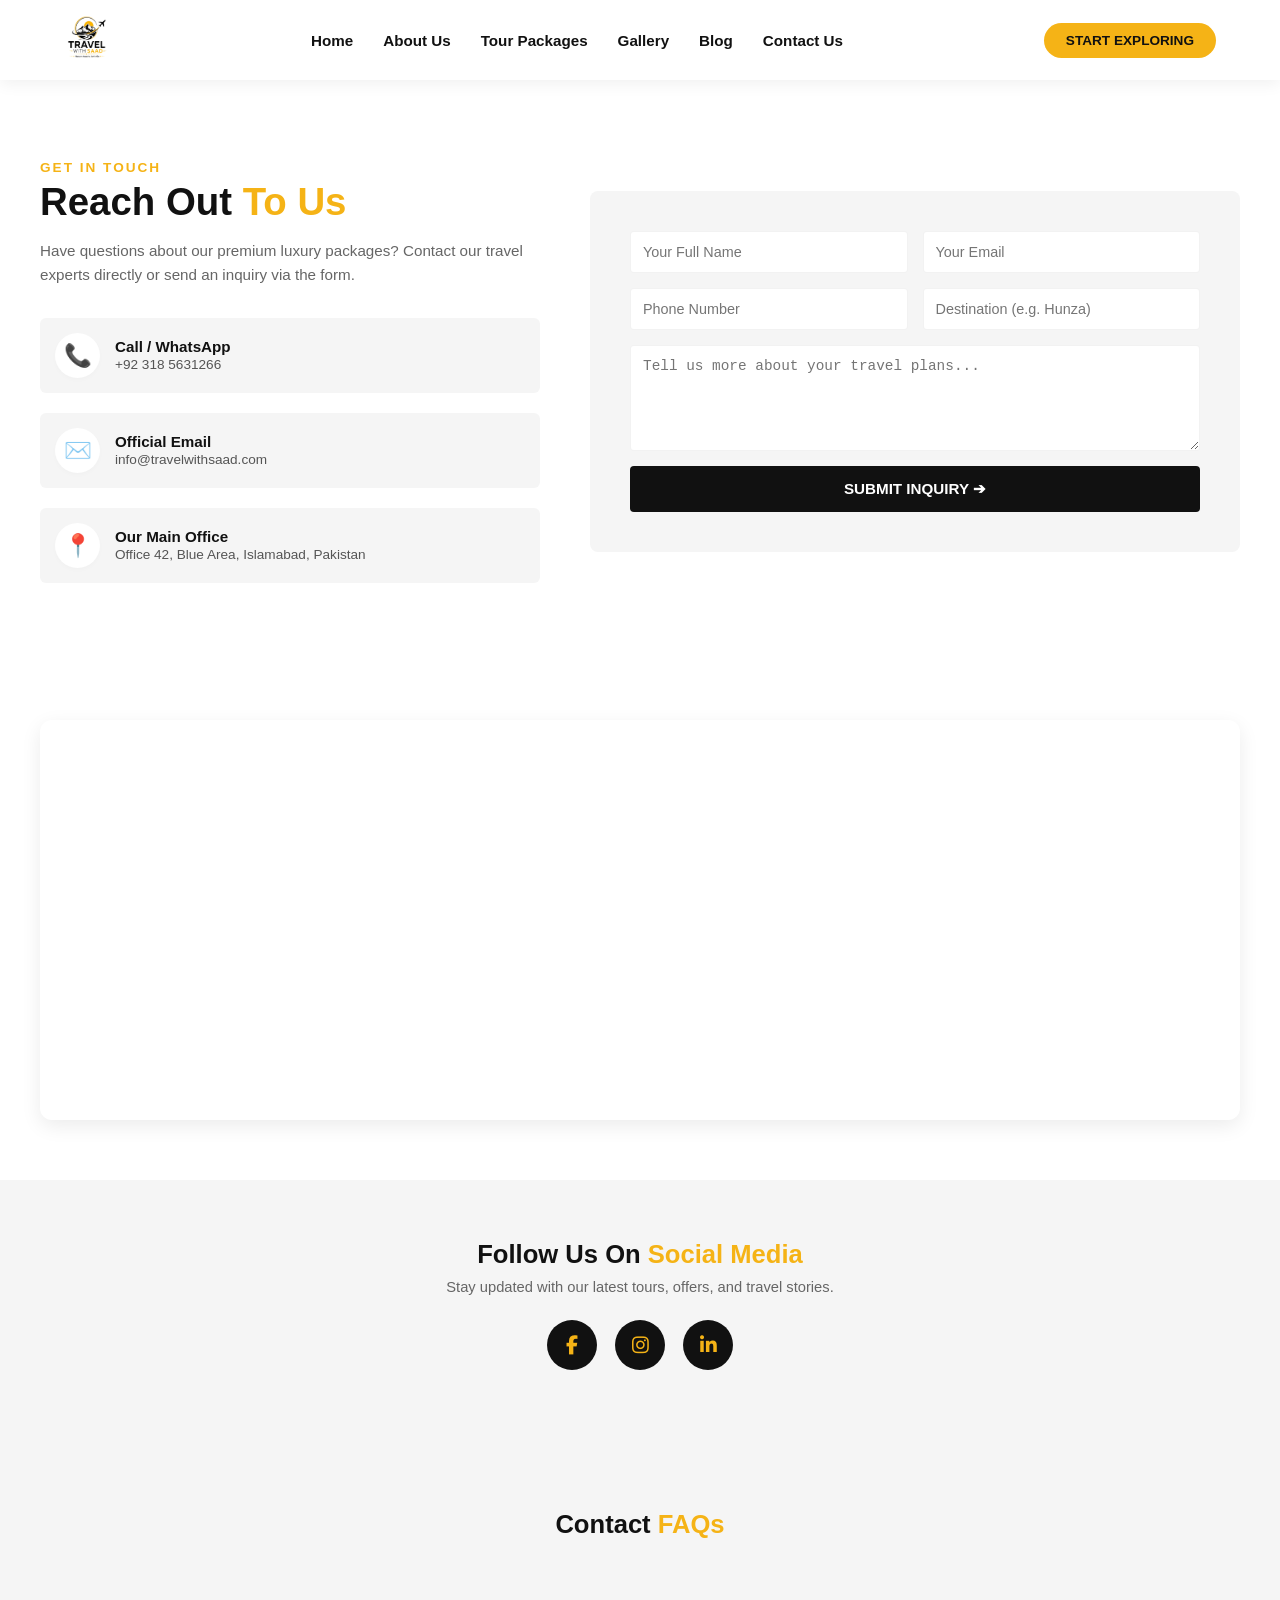
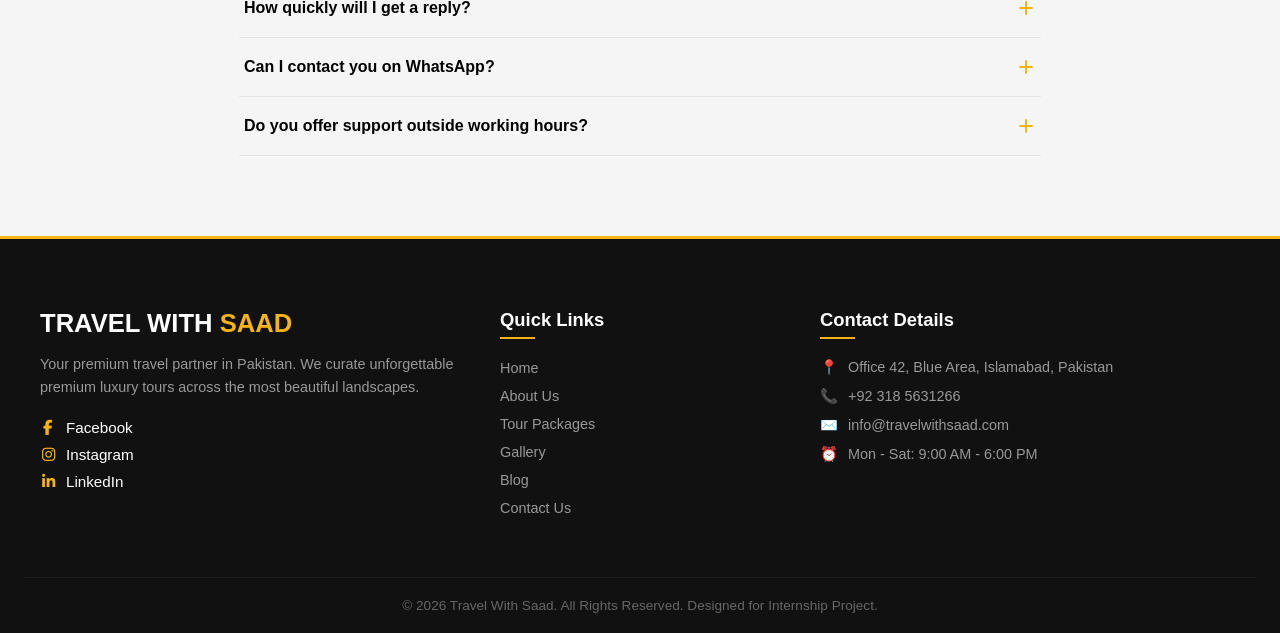
<file: contact.html>
<!DOCTYPE html>
<html lang="en">
<head>
    <meta charset="UTF-8">
    <meta name="viewport" content="width=device-width, initial-scale=1.0">
    <title>travel-with-saad</title>
    <link rel="stylesheet" href="css/all.min.css"> 
     <link rel="stylesheet" href="style.css">
     <style>
    .contact-page-section {
        padding: 160px 24px 90px 24px;
        background-color: var(--white);
        width: 100%;
        min-height: 80vh;
    }

    .contact-page-container {
        max-width: 1200px;
        margin: 0 auto;
        display: grid;
        grid-template-columns: 1fr 1.3fr; /* Left side number cards, right form */
        gap: 50px;
        align-items: center;
    }

    .contact-sub-tag {
        color: var(--gold);
        font-weight: 600;
        text-transform: uppercase;
        font-size: 0.85rem;
        letter-spacing: 2px;
        margin-bottom: 5px;
    }

    .contact-main-heading {
        color: var(--black);
        font-size: 2.4rem;
        font-weight: 800;
        margin-bottom: 15px;
    }
    .contact-main-heading span { color: var(--gold); }

    .contact-about-text {
        color: #666666;
        font-size: 0.95rem;
        line-height: 1.6;
        margin-bottom: 30px;
    }

    .contact-numbers-list {
        display: flex;
        flex-direction: column;
        gap: 20px;
    }

    .num-item {
        display: flex;
        align-items: center;
        gap: 15px;
        background-color: var(--light-gray);
        padding: 15px;
        border-radius: 6px;
    }

    .num-icon {
        font-size: 1.4rem;
        background: var(--white);
        width: 45px;
        height: 45px;
        border-radius: 50%;
        display: flex;
        justify-content: center;
        align-items: center;
        box-shadow: 0 2px 5px rgba(0,0,0,0.02);
    }

    .num-item h3 { font-size: 0.95rem; color: var(--black); margin-bottom: 2px; }
    .num-item p { font-size: 0.85rem; color: #555555; }

    /* Form Design Box */
    .contact-form-box {
        background-color: var(--light-gray);
        padding: 40px;
        border-radius: 8px;
    }

    .contact-actual-form {
        display: flex;
        flex-direction: column;
        gap: 15px;
    }

    .form-field-row {
        display: flex;
        gap: 15px;
    }

    .form-field-row input,
    .contact-actual-form textarea {
        width: 100%;
        background-color: var(--white);
        border: 1px solid rgba(0,0,0,0.05);
        padding: 12px;
        font-size: 0.9rem;
        border-radius: 4px;
        outline: none;
    }

    .contact-btn {
        background-color: var(--black);
        color: var(--white);
        border: none;
        padding: 14px;
        font-size: 0.95rem;
        font-weight: 700;
        text-transform: uppercase;
        border-radius: 4px;
        cursor: pointer;
        transition: all 0.3s ease;
    }
    .contact-btn:hover { background-color: var(--gold); color: var(--black); }

    /* ⚡ RESPONSIVE MEDIA QUERIES */
    @media screen and (max-width: 992px) {
        .contact-page-container { grid-template-columns: 1fr; gap: 40px; }
        .contact-page-section { padding-top: 120px; }
    }
    @media screen and (max-width: 600px) {
        .form-field-row { flex-direction: column; gap: 15px; }
        .contact-form-box { padding: 25px 20px; }
    }

    /* ================================================
       GOOGLE MAP SECTION CSS
       ================================================ */
    .contact-map-section {
        width: 100%;
        padding: 0 24px 60px 24px;
        background-color: var(--white);
    }
    .contact-map-wrap {
        max-width: 1200px;
        margin: 0 auto;
        border-radius: 12px;
        overflow: hidden;
        box-shadow: 0 6px 20px rgba(0,0,0,0.08);
    }
    .contact-map-wrap iframe {
        width: 100%;
        height: 400px;
        border: 0;
        display: block;
    }

    /* ================================================
       SOCIAL CONNECT SECTION CSS
       ================================================ */
    .contact-social-section {
        padding: 60px 24px;
        background-color: var(--light-gray);
        text-align: center;
    }
    .contact-social-section h2 {
        font-size: 1.6rem;
        font-weight: 800;
        color: var(--black);
        margin-bottom: 10px;
    }
    .contact-social-section h2 span { color: var(--gold); }
    .contact-social-section p {
        color: #666666;
        font-size: 0.92rem;
        margin-bottom: 25px;
    }
    .contact-social-icons {
        display: flex;
        justify-content: center;
        gap: 18px;
    }
    .contact-social-icons a {
        width: 50px;
        height: 50px;
        background-color: var(--black);
        color: var(--gold);
        border-radius: 50%;
        display: flex;
        align-items: center;
        justify-content: center;
        font-size: 1.2rem;
        text-decoration: none;
        transition: all 0.3s ease;
    }
    .contact-social-icons a:hover {
        background-color: var(--gold);
        color: var(--black);
    }

    /* ================================================
       CONTACT FAQS SECTION CSS
       ================================================ */
    .contact-faqs-section {
        padding: 80px 24px;
        max-width: 850px;
        margin: 0 auto;
    }
    .contact-faqs-section .section-header {
        text-align: center;
        margin-bottom: 40px;
    }
    .contact-faqs-section .section-header h2 {
        font-size: 1.6rem;
        font-weight: 800;
        color: var(--black);
    }
    .contact-faqs-section .section-header h2 span { color: var(--gold); }
    .contact-faq-item {
        border-bottom: 1px solid #e5e5e5;
    }
    .contact-faq-question {
        width: 100%;
        background: none;
        border: none;
        text-align: left;
        padding: 20px 5px;
        font-size: 1rem;
        font-weight: 600;
        cursor: pointer;
        display: flex;
        justify-content: space-between;
        align-items: center;
    }
    .contact-faq-question .contact-faq-icon {
        color: var(--gold);
        transition: transform 0.3s ease;
    }
    .contact-faq-item.active .contact-faq-icon {
        transform: rotate(45deg);
    }
    .contact-faq-answer {
        max-height: 0;
        overflow: hidden;
        transition: max-height 0.3s ease;
    }
    .contact-faq-answer p {
        padding: 0 5px 20px;
        font-size: 0.92rem;
        color: #666;
        line-height: 1.6;
    }
    .contact-faq-item.active .contact-faq-answer {
        max-height: 300px;
    }

    /* ⚡ NEW SECTIONS RESPONSIVE — MOBILE */
    @media screen and (max-width: 600px) {
        .contact-map-wrap iframe {
            height: 280px;
        }
        .contact-social-icons a {
            width: 44px;
            height: 44px;
            font-size: 1rem;
        }
        .contact-map-section,
        .contact-social-section,
        .contact-faqs-section {
            padding-left: 18px;
            padding-right: 18px;
        }
    }
</style>

</head>
<body>
  <!-- ==========================================
     SOLID WHITE NAVIGATION BAR (FOR INNER PAGES)
     ========================================== -->
<header class="inner-main-navbar">
    <div class="inner-nav-container">
        <!-- Logo Link -->
        <a href="index.html" class="inner-nav-logo">
            <img src="logo.png" alt="Travel With Saad Logo" class="inner-logo-img">
        </a>
        
        <!-- Navigation Menu Links -->
        <nav class="inner-nav-menu" id="innerNavMenu">
            <a href="index.html" class="inner-nav-link">Home</a>
            <a href="about.html" class="inner-nav-link">About Us</a>
            <a href="packages.html" class="inner-nav-link">Tour Packages</a>
            <a href="gallery.html" class="inner-nav-link">Gallery</a>
            <a href="blog.html" class="inner-nav-link">Blog</a>
            <a href="contact.html" class="inner-nav-link">Contact Us</a>
        </nav>

        <!-- Right Side Start Exploring Button -->
        <a href="contact.html" class="inner-nav-cta">Start Exploring</a>
        
        <!-- Hamburger Button (Tablet + Mobile) -->
        <button class="inner-hamburger-btn" id="innerMenuBtn" aria-label="Toggle Navigation">
            <span class="inner-bar"></span>
            <span class="inner-bar"></span>
            <span class="inner-bar"></span>
        </button>
    </div>
</header>
<!-- ==========================================
     CONTACT PAGE CONTENT WITH PHONE & FORM
     ========================================== -->
<section class="contact-page-section">
    <div class="contact-page-container">
        
        <!-- Left Side: Yahan aapka Contact Number aur Email active nazar ayega -->
        <div class="contact-details-box">
            <p class="contact-sub-tag">Get In Touch</p>
            <h2 class="contact-main-heading">Reach Out <span>To Us</span></h2>
            <p class="contact-about-text">Have questions about our premium luxury packages? Contact our travel experts directly or send an inquiry via the form.</p>
            
            <div class="contact-numbers-list">
                <div class="num-item">
                    <span class="num-icon">📞</span>
                    <div>
                        <h3>Call / WhatsApp</h3>
                        <p>+92 318 5631266</p> 
                    </div>
                </div>
                <div class="num-item">
                    <span class="num-icon">✉️</span>
                    <div>
                        <h3>Official Email</h3>
                        <p>info@travelwithsaad.com</p>
                    </div>
                </div>
                <div class="num-item">
                    <span class="num-icon">📍</span>
                    <div>
                        <h3>Our Main Office</h3>
                        <p>Office 42, Blue Area, Islamabad, Pakistan</p>
                    </div>
                </div>
            </div>
        </div>

        
        <div class="contact-form-box">
            <form action="https://formspree.io/f/mljrjzow" method="POST" class="contact-actual-form">
                <div class="form-field-row">
                    <input type="text" name="name" placeholder="Your Full Name" required>
                    <input type="email" name="email" placeholder="Your Email" required>
                </div>
                <div class="form-field-row">
                    <input type="tel" name="phone" placeholder="Phone Number" required>
                    <input type="text" name="destination" placeholder="Destination (e.g. Hunza)" required>
                </div>
                <textarea name="message" rows="5" placeholder="Tell us more about your travel plans..." required></textarea>
                <button type="submit" class="contact-btn">Submit Inquiry ➔</button>
            </form>
        </div>

    </div>
</section>

<!-- ================================================
     GOOGLE MAP SECTION
     ================================================ -->
<section class="contact-map-section">
    <div class="contact-map-wrap">
        <iframe
            src="https://www.google.com/maps?q=Blue%20Area%2C%20Islamabad%2C%20Pakistan&output=embed"
            allowfullscreen=""
            loading="lazy"
            referrerpolicy="no-referrer-when-downgrade">
        </iframe>
    </div>
</section>

<!-- ================================================
     SOCIAL CONNECT SECTION
     ================================================ -->
<section class="contact-social-section">
    <h2>Follow Us On <span>Social Media</span></h2>
    <p>Stay updated with our latest tours, offers, and travel stories.</p>
    <div class="contact-social-icons">
        <a href="https://www.facebook.com/iamrajasaad" target="_blank" aria-label="Facebook"><i class="fab fa-facebook-f"></i></a>
        <a href="https://instagram.com" target="_blank" aria-label="Instagram"><i class="fab fa-instagram"></i></a>
        <a href="https://www.linkedin.com/company/travel-with-saad/" target="_blank" aria-label="LinkedIn"><i class="fab fa-linkedin-in"></i></a>
    </div>
</section>

<!-- ================================================
     CONTACT FAQS SECTION
     ================================================ -->
<section class="contact-faqs-section">
    <div class="section-header">
        <h2>Contact <span>FAQs</span></h2>
    </div>

    <div class="contact-faq-item">
        <button class="contact-faq-question">How quickly will I get a reply?
            <i class="fas fa-plus contact-faq-icon"></i>
        </button>
        <div class="contact-faq-answer">
            <p>We usually respond to inquiries within 24 hours on working days.</p>
        </div>
    </div>

    <div class="contact-faq-item">
        <button class="contact-faq-question">Can I contact you on WhatsApp?
            <i class="fas fa-plus contact-faq-icon"></i>
        </button>
        <div class="contact-faq-answer">
            <p>Yes, you can message us directly on the WhatsApp number listed above.</p>
        </div>
    </div>

    <div class="contact-faq-item">
        <button class="contact-faq-question">Do you offer support outside working hours?
            <i class="fas fa-plus contact-faq-icon"></i>
        </button>
        <div class="contact-faq-answer">
            <p>Our office hours are Mon - Sat, 9:00 AM - 6:00 PM. Urgent messages sent outside these hours will be answered the next working day.</p>
        </div>
    </div>
</section>

<!-- ==========================================
     MAIN WEBSITE FOOTER SECTION
     ========================================== -->
<footer class="main-footer">
    <div class="footer-container">
        
        <!-- Column 1: Brand & Logo Info -->
        <div class="footer-col brand-info">
            <h3 class="footer-logo">Travel With <span>Saad</span></h3>
            <p class="footer-desc">Your premium travel partner in Pakistan. We curate unforgettable premium luxury tours across the most beautiful landscapes.</p>
            
          
<!-- Is code se icons aur text dono saaf likhe hue nazar aaein ge -->
<div class="footer-social-links" style="display: flex; flex-direction: column; gap: 10px; margin-top: 20px;">
    
    <!-- 1. Facebook Link -->
    <a href="https://www.facebook.com/iamrajasaad" target="_blank" aria-label="Facebook" style="color: #ffffff; font-size: 0.95rem; text-decoration: none; font-family: sans-serif; display: flex; align-items: center; gap: 10px;">
        <i class="fab fa-facebook-f" style="color: #f5b316; width: 16px;"></i> Facebook
    </a>
    
    <!-- 2. Instagram Link -->
    <a href="https://instagram.com" target="_blank" aria-label="Instagram" style="color: #ffffff; font-size: 0.95rem; text-decoration: none; font-family: sans-serif; display: flex; align-items: center; gap: 10px;">
        <i class="fab fa-instagram" style="color: #f5b316; width: 16px;"></i> Instagram
    </a>
    
    <!-- 3. LinkedIn Link -->
    <a href="https://www.linkedin.com/company/travel-with-saad/" target="_blank" aria-label="LinkedIn" style="color: #ffffff; font-size: 0.95rem; text-decoration: none; font-family: sans-serif; display: flex; align-items: center; gap: 10px;">
        <i class="fab fa-linkedin-in" style="color: #f5b316; width: 16px;"></i> LinkedIn
    </a>

</div>


        </div>

        <!-- Column 2: Quick Links Navigation -->
        <div class="footer-col links-info">
            <h4 class="footer-heading">Quick Links</h4>
            <ul class="footer-links-list">
                <li><a href="index.html">Home</a></li>
                <li><a href="about.html">About Us</a></li>
                <li><a href="packages.html">Tour Packages</a></li>
                <li><a href="gallery.html">Gallery</a></li>
                <li><a href="blog.html">Blog</a></li>
                <li><a href="contact.html">Contact Us</a></li>
            </ul>
        </div>

        <!-- Column 3: Real Direct Contact details -->
        <div class="footer-col contact-info">
            <h4 class="footer-heading">Contact Details</h4>
            <ul class="footer-contact-list">
                <li><span>📍</span> Office 42, Blue Area, Islamabad, Pakistan</li>
                <li><span>📞</span> +92 318 5631266</li> <!-- Mentor ka asli contact number responsibly bina list kharab kiye update kar diya -->
                <li><span>✉️</span> info@travelwithsaad.com</li>
                <li><span>⏰</span> Mon - Sat: 9:00 AM - 6:00 PM</li>
            </ul>
        </div>

    </div>

    <!-- Bottom Copyright Strip -->
    <div class="footer-bottom-strip">
        <p>&copy; 2026 Travel With Saad. All Rights Reserved. Designed for Internship Project.</p>
    </div>
</footer>




<script src="script.js"></script>


</body>
</html>
</file>
<file: style.css>
/* ==========================================
   1. GLOBAL VARIABLES & RESET
   ========================================== */
:root {
    --gold: #F5B316;
    --black: #111111;
    --white: #FFFFFF;
    --light-gray: #F5F5F5;
    --font-main: 'Poppins', sans-serif;
}

* {
    margin: 0;
    padding: 0;
    box-sizing: border-box;
}

body {
    font-family: var(--font-main);
    background-color: var(--light-gray);
    overflow-x: hidden; 
}

/* ==========================================
   2. NAVBAR DESKTOP DEFAULT STYLING
   ========================================== */
.main-navbar {
    position: fixed;
    top: 0;
    left: 0;
    width: 100%;
    background-color:transparent; 
    z-index: 1000;
    border-bottom: none; 
    box-shadow: none;
}
.main-navbar.scrolled{
    background-color: var(--white) !important;
    box-shadow: 0 4px 15px rgba(0,0,0,0.1);
}
.main-navbar.scrolled .nav-link {
    color: var(--black) !important; 
}

/* Scroll hone par active line ka behavior manage karne ke liye */
.main-navbar.scrolled .nav-link:hover,
.main-navbar.scrolled .nav-link.active {
    color: var(--gold) !important;
}

/* Scroll hone par hamburger lines bhi black ho jayengi */
.main-navbar.scrolled .hamburger-btn .bar {
    background-color: var(--black) !important;
}

.nav-container {
    display: flex;
    justify-content: space-between;
    align-items: center;
    max-width: 1200px;
    margin: 0 auto;
    padding: 20px 24px; /* Default desktop padding fixed */
}

.nav-logo {
    display: flex;
    align-items: center;
    color: var(--white);
    font-size: 1.5rem;
    font-weight: 700;
    text-decoration: none;
    letter-spacing: 1px;
    text-transform: uppercase;
}

.nav-logo span {
    color: var(--gold);
}

.logo-img {
    height: 60px;         
    width: auto;          
    display: block;
    object-fit: contain;  
    transition: all 0.3s ease-in-out; 
}

.nav-menu {
    display: flex;
    gap: 30px;
    align-items: center;
}

.nav-link {
    color: var(--white) !important;
    text-decoration: none;
    font-weight: 500;
    font-size: 0.95rem;
    position: relative;
    padding: 6px 0;
    transition: color 0.3s ease;
}

.nav-link::after {
    content: '';
    position: absolute;
    bottom: 0;
    left: 0;
    width: 0;
    height: 2px;
    background-color: var(--gold);
    transition: width 0.3s ease;
}

.nav-link:hover::after, 
.nav-link.active::after {
    width: 100%;
}

.nav-link:hover, 
.nav-link.active {
    color: var(--gold);
}

.hamburger-btn {
    display: none;
    background: none;
    border: none;
    flex-direction: column;
    justify-content: space-between;
    width: 24px;
    height: 18px;
    cursor: pointer;
    outline: none;
}

.hamburger-btn .bar {
    display: block;
    height: 3px;
    width: 100%;
    background-color: var(--white);
    border-radius: 3px;
    transition: all 0.3s ease-in-out;
}

/* ==========================================
   3. HERO SECTION & FLOATING CARD STYLING
   ========================================== */
.hero-section {
    position: relative;
    height: 100vh;
    width: 100%;
    background-image: url('hero-bg.jpg'); /* Folder path auto fixed */
    background-size: cover;
    background-position: center;
    display: flex;
    align-items: center;
}

.hero-overlay {
    position: absolute;
    top: 0;
    left: 0;
    width: 100%;
    height: 100%;
    background: linear-gradient(to right, rgba(0,0,0,0.05), rgba(0,0,0,0.12));
    z-index: 1;
}

.hero-container {
    position: relative;
    z-index: 2;
    width: 100%;
    max-width: 1200px;
    margin: 0 auto;
    padding: 0 24px;
    height: 100%;
    display: flex;
    flex-direction: column;
    justify-content: center;
}

.hero-main-content {
    align-self: flex-end; 
    text-align: left;
    max-width: 750px !important;
    margin-top: 80px;
    
}

.hero-tagline {
    color: var(--light-gray);
    font-size: 1.1rem;
    margin-bottom: 15px;
    font-weight: 400;
}

.hero-title {
    color: var(--white);
    font-size: 5rem;
    font-weight: 800;
    line-height: 1.1;
    letter-spacing: -1px;
    
}

.avatar-group {
    display: flex;
    margin-bottom: 12px;
}

.avatar {
    width: 35px;
    height: 35px;
    background-color: #444;
    border: 2px solid var(--black);
    border-radius: 50%;
    display: flex;
    align-items: center;
    justify-content: center;
    margin-right: -10px;
    font-size: 0.8rem;
    color: var(--white);
}
/* Number Block Styling */
.stats-number {
    display: inline-block;
    color: var(--gold); /* Pure gold color fix */
    font-size: 2rem;    /* Size ko compact kiya */
    font-weight: 700;
}

.stats-plus {
    color: var(--gold); /* K+ ka color bhi gold */
    font-size: 2rem;    /* Dono ka size bilkul barabar */
    font-weight: 700;
}
.stats-label{
    color: var(--gold);
    font-weight: 700;
    font-size: 1rem;
}

/* ✨ PROFESSIONAL SMOOTH LIFT EFFECT */
.floating-stats-card {
    position: absolute;
    bottom: 50px;
    left: 24px;
    background-color: rgba(17, 17, 17, 0.85);
    backdrop-filter: blur(8px);
    border: 1px solid rgba(255,255,255,0.1);
    padding: 20px;       /* Padding thodi tight ki */
    border-radius: 12px;
    width: 200px;        /* Card ka total size compact kiya */
    
    /* Neeche se upar lift hone wali CSS animation */
    animation: slideUpLift 1s cubic-bezier(0.1, 1, 0.1, 1) forwards;
    opacity: 0;
}

@keyframes slideUpLift {
    0% {
        transform: translateY(30px); /* 30px neeche se shuru hoga */
        opacity: 0;
    }
    100% {
        transform: translateY(0);    /* Smoothly upar aayega */
        opacity: 1;
    }
}
/* ==========================================
   5. SEARCH / BOOKING BAR STYLING
   ========================================== */
.search-booking-bar {
    background-color: var(--black);
    border: 1px solid rgba(255, 255, 255, 0.1);
    backdrop-filter: blur(10px);
    padding: 24px;
    width: 100%;
    max-width: 900px;
    margin-top: 40px; /* Hero content se nichay space */
    border-radius: 8px;
    box-shadow: 0 15px 30px rgba(0, 0, 0, 0.4);
}

.search-form {
    display: flex;
    justify-content: space-between;
    align-items: center;
    gap: 20px;
    width: 100%;
}

.search-input-group {
    display: flex;
    flex-direction: column;
    flex: 1;
}

.search-input-group label {
    color: var(--gold);
    font-size: 0.85rem;
    font-weight: 600;
    margin-bottom: 8px;
    text-transform: uppercase;
    letter-spacing: 0.5px;
}

.search-input-group label .icon {
    margin-right: 4px;
}

.search-input-group input,
.search-input-group select {
    background-color: rgba(255, 255, 255, 0.08);
    border: 1px solid rgba(255, 255, 255, 0.15);
    color: var(--white);
    padding: 12px 16px;
    border-radius: 6px;
    font-size: 0.95rem;
    outline: none;
    transition: all 0.3s ease;
}

.search-input-group input:focus,
.search-input-group select:focus {
    border-color: var(--gold);
    background-color: rgba(255, 255, 255, 0.15);
}

/* Date Input internal icon white color fix */
.search-input-group input[type="date"]::-webkit-calendar-picker-indicator {
    filter: invert(1);
    cursor: pointer;
}

/* Dropdown Options Color */
.search-input-group select option {
    background-color: var(--black);
    color: var(--white);
}

/* Search Submit Button */
.search-submit-btn {
    background-color: var(--gold);
    color: var(--black);
    border: none;
    padding: 14px 28px;
    border-radius: 6px;
    font-weight: 700;
    font-size: 0.95rem;
    cursor: pointer;
    text-transform: uppercase;
    transition: all 0.3s ease;
    align-self: flex-end; /* Label line ke barabar lane ke liye */
    height: 48px;
}

.search-submit-btn:hover {
    background-color: var(--white);
    transform: translateY(-2px);
}



/* ==========================================
   4. RESPONSIVE DESIGN (MEDIA QUERIES)
   ========================================== */

/* Tablet Screens (Max-width: 992px) */
@media screen and (max-width:992px) {
    .hero-title {
        font-size: 3.8rem; 
    }
}

/* Mobile Screens (Max-width: 768px) */
@media screen and (max-width: 1024px) {
    /* Navbar Mobile Cleanup */
    .nav-container {
        padding: 15px 20px; 
    }

    .logo-img {
        height: 45px;     
    }

    .hamburger-btn {
        display: flex; 
        align-items: center;
    }

    .nav-menu {
        position: absolute;
        top: 100%;
        left: 0;
        width: 100%;
        background-color: rgba(17, 17, 17, 0.98);
        flex-direction: column;
        gap: 0;
        text-align: center;
        max-height: 0; 
        overflow: hidden;
        transition: max-height 0.4s ease-in-out;
    }

    .nav-menu.open {
        max-height: 400px; 
    }

    .nav-link {
        display: block;
        padding: 16px 0;
        width: 100%;
        border-bottom: 1px solid rgba(255, 255, 255, 0.05);
    }

    .nav-link::after {
        display: none;
    }

    .hamburger-btn.open .bar:nth-child(1) {
        transform: translateY(7px) rotate(45deg);
        background-color: var(--gold);
    }
    .hamburger-btn.open .bar:nth-child(2) {
        opacity: 0;
    }
    .hamburger-btn.open .bar:nth-child(3) {
        transform: translateY(-8px) rotate(-45deg);
        background-color: var(--gold);
    }

    /* Hero Section Mobile Cleanup */
    .hero-container {
        justify-content: center;
        align-items: center;
        padding: 0 20px;
    }

    .hero-main-content {
        text-align: center;
        align-self: center;
        margin-top: 100px;
    }

    .hero-title {
        font-size: 2.8rem; 
    }

    .hero-tagline {
        font-size: 1rem;
    }

    .floating-stats-card {
        position: relative;
        bottom: auto;
        left: auto;
        margin: 40px auto 0 auto;
        width: 100%;
        max-width: 260px;
        text-align: center;
    }

    .avatar-group {
        justify-content: center;
    }
}
/* Desktop and Mobile Shared Styling */
.nav-cta-btn {
    background-color: var(--gold);
    color: var(--black);
    padding: 10px 20px;
    border-radius: 25px;
    text-decoration: none;
    font-weight: 600;
    font-size: 0.85rem;
    text-transform: uppercase;
    white-space: nowrap; /* Text ko break hone se bachayega */
    display: inline-block;
}

/* Mobile Alignment Fix */
@media screen and (max-width: 1024px) {
    /* Logo, Button aur Hamburger ko ek line mein barabar karne ke liye */
    .nav-container {
        display: flex;
        align-items: center;
        gap: 15px; 
    }
    .nav-logo{
        order: 1;
    }
    
    /* Button ka size mobile par thoda compact ho jayega */
    .nav-cta-btn {
        order: 2;
        padding: 8px 16px;
        font-size: 0.8rem;
        margin-left: auto; /* Is se button khud ba khud right side par hamburger ke sath chipak jayega */
    }
    .hamburger-btn{
        order: 3;
    }
        /* Search Bar Mobile Responsive */
    .search-booking-bar {
        max-width: 100%;
        margin-top: 30px;
        padding: 20px;
    }

    .search-form {
        flex-direction: column;
        gap: 15px;
    }

    .search-input-group {
        width: 100%;
    }

    .search-submit-btn {
        width: 100%;
        align-self: center;
        margin-top: 10px;
    }

}
/* ==========================================
   7. POPULAR PACKAGES STYLING
   ========================================== */
.packages-section {
    padding: 80px 24px;
    background-color: var(--white);
    width: 100%;
}

.packages-container {
    max-width: 1200px;
    margin: 0 auto;
}

/* Heading Box */
.section-header {
    text-align: center;
    margin-bottom: 50px;
}

.section-header .sub-title {
    color: var(--gold);
    font-weight: 600;
    text-transform: uppercase;
    font-size: 0.9rem;
    letter-spacing: 2px;
    margin-bottom: 8px;
}

.section-header .main-title {
    color: var(--black);
    font-size: 2.2rem;
    font-weight: 800;
}

.section-header .main-title span {
    color: var(--gold);
}

/* Layout Grid */
.packages-grid {
    display: grid;
    grid-template-columns: repeat(3, 1fr); /* 3 cards side-by-side */
    gap: 30px;
}

.package-card {
    background-color: var(--light-gray);
    border-radius: 12px;
    overflow: hidden;
    box-shadow: 0 4px 15px rgba(0,0,0,0.03);
    transition: transform 0.3s ease;
}

.package-card:hover {
    transform: translateY(-8px);
}

/* Image styling inside card */
.package-img-box {
    position: relative;
    height: 220px;
    width: 100%;
}

.package-img {
    width: 100%;
    height: 100%;
    object-fit: cover;
}

.package-tag {
    position: absolute;
    top: 15px;
    left: 15px;
    background-color: var(--gold);
    color: var(--black);
    padding: 4px 12px;
    font-size: 0.75rem;
    font-weight: 700;
    border-radius: 4px;
    text-transform: uppercase;
}

/* Content Area inside card */
.package-content {
    padding: 24px;
}

.package-title {
    font-size: 1.25rem;
    color: var(--black);
    font-weight: 700;
    margin-bottom: 8px;
}

.package-days {
    color: #888;
    font-size: 0.85rem;
    font-weight: 600;
    margin-bottom: 12px;
}

.package-desc {
    color: #666;
    font-size: 0.9rem;
    line-height: 1.5;
    margin-bottom: 20px;
}

/* Card footer details */
.package-footer {
    display: flex;
    justify-content: space-between;
    align-items: center;
    border-top: 1px solid rgba(0,0,0,0.06);
    padding-top: 15px;
}

.package-price {
    font-size: 1.4rem;
    font-weight: 800;
    color: var(--black);
}

.book-btn {
    background-color: var(--black);
    color: var(--white);
    text-decoration: none;
    padding: 8px 18px;
    border-radius: 6px;
    font-size: 0.85rem;
    font-weight: 600;
    transition: all 0.3s ease;
}

.book-btn:hover {
    background-color: var(--gold);
    color: var(--black);
}
.explore-more-box {
    width: 100%;
    display: flex;
    justify-content: center;
    align-items: center;
    margin-top: 50px; /* Cards se niche space */
}

.explore-more-btn {
    display: inline-block;
    background-color: transparent;
    color: var(--black);
    border: 2px solid var(--black);
    padding: 12px 30px;
    font-weight: 700;
    text-decoration: none;
    text-transform: uppercase;
    font-size: 0.9rem;
    border-radius: 4px;
    transition: all 0.3s ease;
    text-align: center;
    white-space: nowrap;
    width: auto !important;
}

.explore-more-btn:hover {
    background-color: var(--black);
    color: var(--white);
}


/* Mobile Media Query Code Integration */
@media screen and (max-width: 992px) {
    .packages-grid {
        grid-template-columns: repeat(2, 1fr); /* Tablet par 2 cards ek sath */
    }
}

@media screen and (max-width: 600px) {
    .packages-grid {
        grid-template-columns: 1fr; /* Mobile par stack ho jayenge */
    }
    .section-header .main-title {
        font-size: 1.8rem;
    }
}
/* ==========================================
   8. QUICK INQUIRY FORM STYLING (DESKTOP)
   ========================================== */
.inquiry-section {
    padding: 80px 24px;
    background-color: var(--light-gray);
    width: 100%;
}

.inquiry-container {
    max-width: 1200px;
    margin: 0 auto;
    display: grid;
    grid-template-columns: 1fr 1.2fr; /* Left text, right form box layout */
    gap: 50px;
    align-items: center;
}

.inquiry-sub {
    color: var(--gold);
    font-weight: 600;
    text-transform: uppercase;
    font-size: 0.9rem;
    letter-spacing: 2px;
    margin-bottom: 10px;
}

.inquiry-title {
    color: var(--black);
    font-size: 2.2rem;
    font-weight: 800;
    line-height: 1.2;
    margin-bottom: 15px;
}

.inquiry-title span {
    color: var(--gold);
}

.inquiry-text {
    color: #666;
    font-size: 0.95rem;
    line-height: 1.6;
}

/* Form Box */
.inquiry-form-box {
    background-color: var(--white);
    padding: 40px;
    border-radius: 8px;
    box-shadow: 0 10px 30px rgba(0,0,0,0.05);
}

.main-inquiry-form {
    display: flex;
    flex-direction: column;
    gap: 15px;
}

.form-row {
    display: flex;
    gap: 15px;
}

.form-row input, 
.main-inquiry-form textarea {
    width: 100%;
    background-color: var(--light-gray);
    border: 1px solid rgba(0,0,0,0.05);
    padding: 12px 16px;
    font-size: 0.9rem;
    border-radius: 4px;
    outline: none;
    transition: all 0.3s ease;
}

.form-row input:focus, 
.main-inquiry-form textarea:focus {
    border-color: var(--gold);
    background-color: var(--white);
    box-shadow: 0 0 8px rgba(245, 179, 22, 0.15);
}

/* Submit Button */
.form-submit-btn {
    background-color: var(--black);
    color: var(--white);
    border: none;
    padding: 14px;
    font-size: 0.95rem;
    font-weight: 700;
    text-transform: uppercase;
    border-radius: 4px;
    cursor: pointer;
    transition: all 0.3s ease;
    margin-top: 5px;
}

.form-submit-btn:hover {
    background-color: var(--gold);
    color: var(--black);
}


/* ==========================================
   ⚡ MOBILE MEDIA QUERY (FOR INQUIRY SECTION ONLY)
   ========================================== */
@media screen and (max-width: 1024px) {
    .inquiry-section {
        padding: 50px 20px;
    }
    
    .inquiry-container {
        grid-template-columns: 1fr; /* Mobile screen par text aur form upar niche ho jayenge */
        gap: 30px;
    }
    
    .inquiry-title {
        font-size: 1.8rem;
    }
    
    .form-row {
        flex-direction: column; /* Input fields ek ke niche ek aayengi screen tight hone par */
        gap: 15px;
    }
    
    .inquiry-form-box {
        padding: 25px 20px; /* Choti screen par inner spacing kam kar di */
    }
}
/* ==========================================
   9. MAIN WEBSITE FOOTER (DESKTOP)
   ========================================== */
.main-footer {
    background-color: var(--black);
    color: var(--light-gray);
    padding: 70px 24px 0 24px;
    border-top: 3px solid var(--gold);
    width: 100%;
}

.footer-container {
    max-width: 1200px;
    margin: 0 auto;
    display: grid;
    grid-template-columns: 1.5fr 1fr 1.5fr; /* Columns width layout */
    gap: 40px;
    padding-bottom: 50px;
}

.footer-col {
    display: flex;
    flex-direction: column;
}

.footer-logo {
    color: var(--white);
    font-size: 1.6rem;
    font-weight: 700;
    margin-bottom: 15px;
    text-transform: uppercase;
}

.footer-logo span {
    color: var(--gold);
}

.footer-desc {
    color: #999999;
    font-size: 0.9rem;
    line-height: 1.6;
}

.footer-heading {
    color: var(--white);
    font-size: 1.15rem;
    font-weight: 600;
    margin-bottom: 20px;
    position: relative;
    padding-bottom: 8px;
}

/* Heading ke niche choti gold underline decorative effect */
.footer-heading::after {
    content: '';
    position: absolute;
    bottom: 0;
    left: 0;
    width: 35px;
    height: 2px;
    background-color: var(--gold);
}

/* Lists styling definitions */
.footer-links-list, 
.footer-contact-list {
    list-style: none;
}

.footer-links-list li {
    margin-bottom: 10px;
}

.footer-links-list a {
    color: #999999;
    text-decoration: none;
    font-size: 0.9rem;
    transition: color 0.3s ease, padding-left 0.3s ease;
}

.footer-links-list a:hover {
    color: var(--gold);
    padding-left: 5px; /* Slide effect on hover */
}

.footer-contact-list li {
    color: #999999;
    font-size: 0.9rem;
    margin-bottom: 12px;
    display: flex;
    align-items: flex-start;
    gap: 10px;
}

.footer-contact-list li span {
    color: var(--gold);
}

/* Bottom Strip Copyright bar */
.footer-bottom-strip {
    border-top: 1px solid rgba(255, 255, 255, 0.05);
    padding: 20px 24px;
    text-align: center;
}

.footer-bottom-strip p {
    color: #666666;
    font-size: 0.85rem;
}


.footer-social-links a:hover {
    color: #f5b316 !important; 
    text-decoration: underline !important;
}



/* ==========================================
   ⚡ MOBILE MEDIA QUERY (FOR FOOTER SECTION ONLY)
   ========================================== */
@media screen and (max-width: 1024px) {
    .main-footer {
        padding: 50px 20px 0 20px;
    }

    .footer-container {
        grid-template-columns: 1fr; /* Mobile screen par columns vertical layers ban jayenge */
        gap: 35px;
        padding-bottom: 40px;
    }

    .footer-heading {
        margin-bottom: 15px;
    }

    .footer-bottom-strip {
        padding: 15px 20px;
    }
}
/* ==========================================
   12. SOLID WHITE NAVBAR FOR INNER PAGES (DESKTOP)
   ========================================== */
.inner-main-navbar {
    position: fixed;
    top: 0;
    left: 0;
    width: 100%;
    background-color: var(--white); /* Permanent solid white background look */
    box-shadow: 0 4px 15px rgba(0, 0, 0, 0.06);
    z-index: 1000;
}

.inner-nav-container {
    display: flex;
    justify-content: space-between;
    align-items: center;
    max-width: 1200px;
    margin: 0 auto;
    padding: 15px 24px;
}

.inner-logo-img {
    height: 50px;
    width: auto;
    display: block;
    object-fit: contain;
}

.inner-nav-menu {
    display: flex;
    gap: 30px;
    align-items: center;
}

.inner-nav-link {
    color: var(--black); /* Strictly black text color code representation */
    text-decoration: none;
    font-weight: 600;
    font-size: 0.95rem;
    position: relative;
    padding: 6px 0;
    transition: color 0.3s ease;
}

.inner-nav-link:hover,
.inner-nav-link.active {
    color: var(--gold);
}

.inner-nav-cta {
    background-color: var(--gold);
    color: var(--black);
    padding: 10px 22px;
    border-radius: 25px;
    text-decoration: none;
    font-weight: 600;
    font-size: 0.85rem;
    text-transform: uppercase;
    transition: transform 0.2s ease;
}
.inner-nav-cta:hover { transform: scale(1.05); }
/* ---- Sliding Underline Animation ---- */
.inner-nav-link::after {
    content: '';
    position: absolute;
    bottom: 0;
    left: 0;                             /* Line strictly left side se nikle gi */
    width: 0;                            /* Shuru me line gayab rahe gi */
    height: 2px;                         /* Line ki motai */
    background-color: var(--gold);       /* Gold color line */
    transition: width 0.3s ease-in-out;  /* Smooth left-to-right sliding speed */
}

/* Hover karne par ya active page par line 100% load ho jaye gi */
.inner-nav-link:hover::after,
.inner-nav-link.active::after {
    width: 100%;
}

.inner-hamburger-btn {
    display: none; /* Desktop par hidden rahega */
    background: none;
    border: none;
    flex-direction: column;
    justify-content: space-between;
    width: 24px;
    height: 18px;
    cursor: pointer;
}

.inner-bar {
    display: block;
    height: 3px;
    width: 100%;
    background-color: var(--black); /* Hamburger lines permanently black */
    border-radius: 3px;
    transition: all 0.3s ease-in-out;
}


/* ==========================================
   ⚡ TABLET & MOBILE MEDIA QUERY FOR INNER NAVBAR
   ========================================== */
@media screen and (max-width: 1024px) { /* 💻 Laptop se niche hi hamburger trigger ho jayega (Tablet Included) */
    .inner-hamburger-btn {
        display: flex; /* Tablet screen sizes par hamburger show ho jayega */
        order: 3;
    }

    .inner-nav-cta {
        order: 2;
        margin-left: auto;
        margin-right: 15px;
        padding: 8px 16px;
        font-size: 0.8rem;
    }

    .inner-nav-logo { order: 1; }

    /* Dropdown mobile structural overlay layer definition */
    .inner-nav-menu {
        position: absolute;
        top: 100%;
        left: 0;
        width: 100%;
        background-color: rgba(17, 17, 17, 0.98); /* Open hone par dropdown modern dark black */
        flex-direction: column;
        gap: 0;
        text-align: center;
        max-height: 0;
        overflow: hidden;
        transition: max-height 0.4s ease-in-out;
    }

    /* Class toggle behaviors activation link look */
    .inner-nav-menu.open {
        max-height: 400px;
    }

    .inner-nav-link {
        display: block;
        padding: 16px 0;
        width: 100%;
        color: var(--white); /* Dropdown box ke andar white links dikhengi contrast k liye */
        border-bottom: 1px solid rgba(255, 255, 255, 0.05);
    }

    /* Hamburger bars cross animation configurations */
    .inner-hamburger-btn.open .inner-bar:nth-child(1) {
        transform: translateY(7px) rotate(45deg);
        background-color: var(--gold);
    }
    .inner-hamburger-btn.open .inner-bar:nth-child(2) { opacity: 0; }
    .inner-hamburger-btn.open .inner-bar:nth-child(3) {
        transform: translateY(-8px) rotate(-45deg);
        background-color: var(--gold);
    }
}
/* Purani heading ko flex de kar badge ko right side par jorna */
.hero-title {
    display: inline-flex !important;
    align-items: center !important;
    gap: 15px !important;
    width: auto !important;
}

/* Sirf aur sirf badge ki apni setting aur orange ring border */
.explore-badge-container {
    position: relative !important;
    width: 95px !important;  
    height: 95px !important;
    display: inline-block !important;
    background-color: #111111 !important; 
    border-radius: 50% !important;
    
    /* Mentor jaisi orange solid line */
    border: 3px solid #f5b316 !important; 
    box-shadow: 0 10px 30px rgba(0, 0, 0, 0.5) !important;
    margin-left: 10px !important;
}

/* Badge ke ghumne ki animation */
.rotating-text-svg {
    width: 100% !important;
    height: 100% !important;
    animation: spinBadgeTextSaad 14s linear infinite !important;
}

.center-badge-icon {
    position: absolute !important;
    top: 50% !important;
    left: 50% !important;
    transform: translate(-50%, -50%) !important;
    color: #f5b316 !important;
    font-size: 1.1rem !important;
}

@keyframes spinBadgeTextSaad {
    from { transform: rotate(0deg); }
    to { transform: rotate(360deg); }
}
/* ===================================================
   TEXT KO MARGIN SE NICHE CARD KE SAMNE LANE KA FIX
   =================================================== */
.hero-main-content {
    margin-top: 240px !important; /* Is line se text chhat se niche khisat kar card ke samne aa jayega */
}
/* ===================================================
   MOBILE AND TABLET RESPONSIVE FIX (Media Query)
   =================================================== */
@media screen and (max-width: 768px) {
    /* Mobile par margin kam karne ke liye taake text card par na gire */
    .hero-main-content {
        margin-top: 40px !important; 
    }

    /* Mobile screen ke mutabiq heading ka size thoda normal karne ke liye */
    .hero-title {
        font-size: 2.2rem !important;
        flex-wrap: wrap; /* Agar mobile par screen choti ho to badge munasib adjust ho jaye */
        gap: 10px !important;
    }

    /* Mobile par badge ka size thoda chota karne ke liye */
    .explore-badge-container {
        width: 75px !important;
        height: 75px !important;
    }
}
</file>
